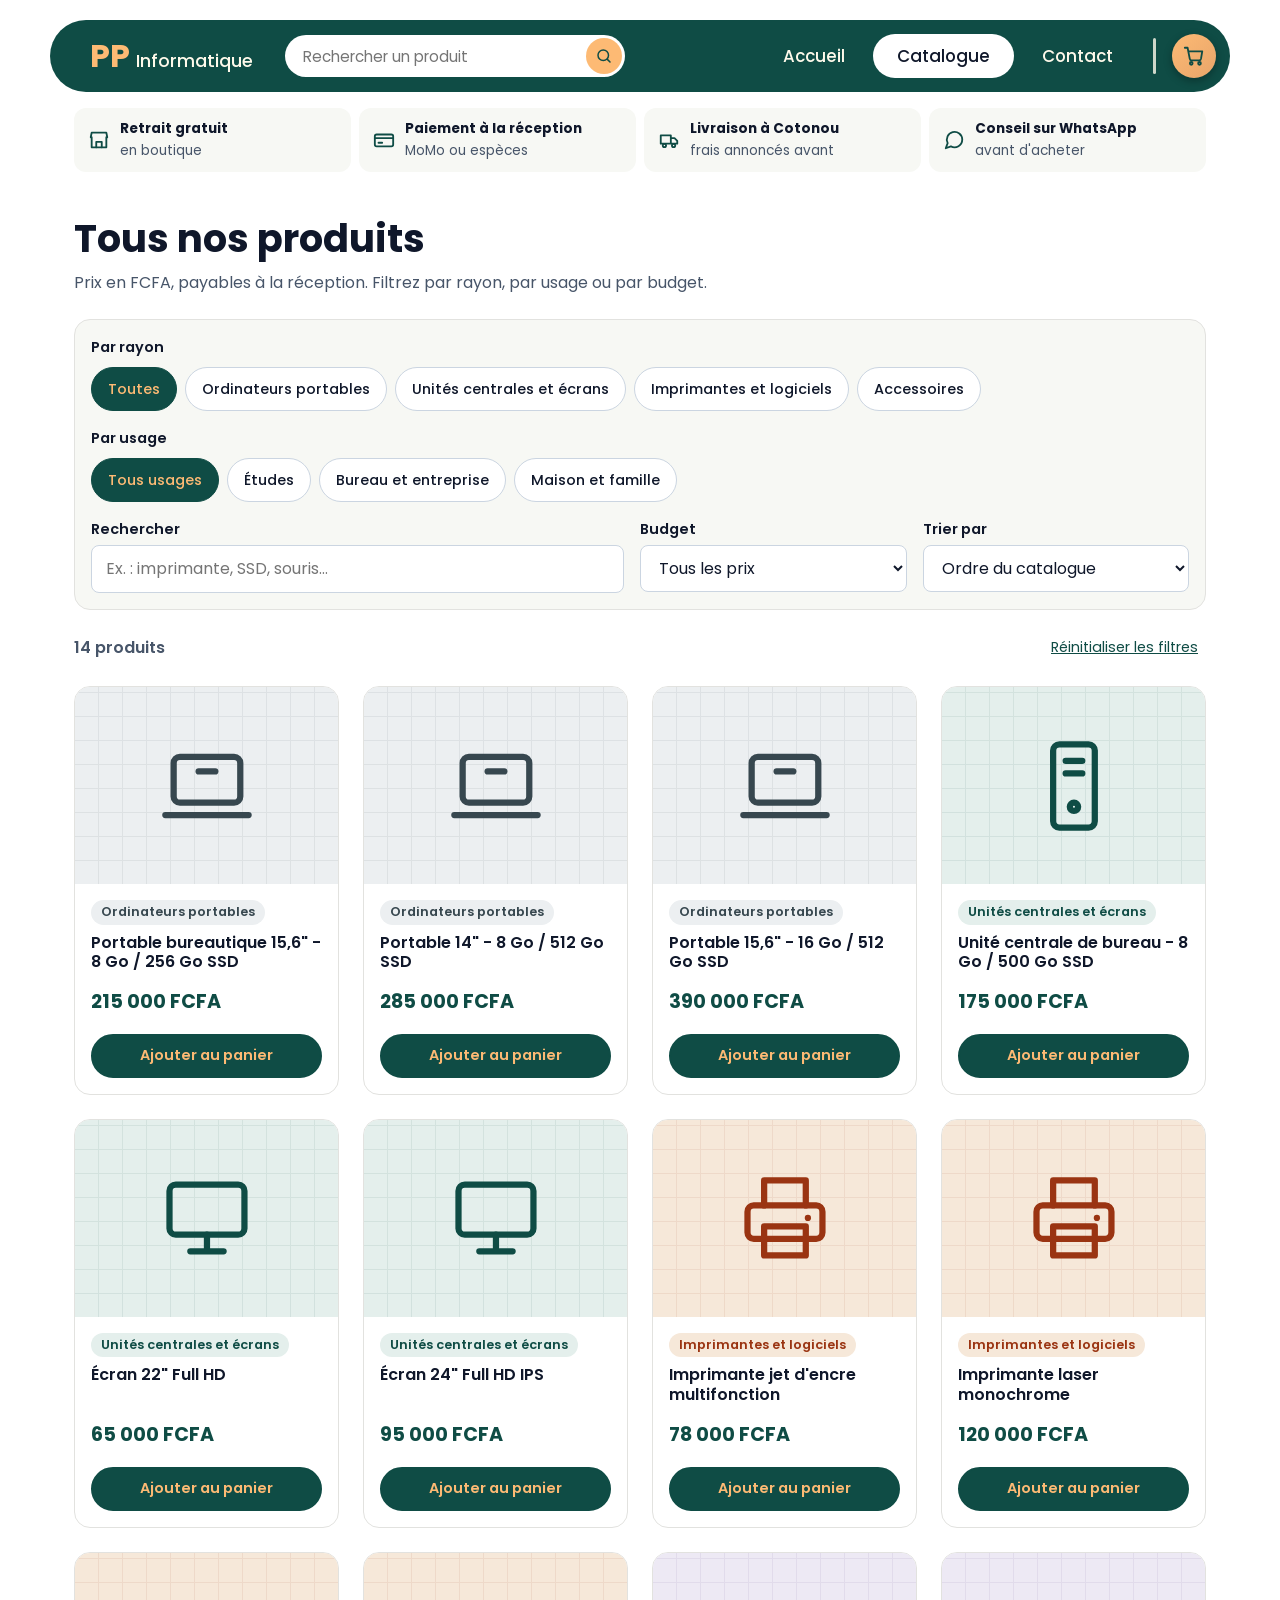
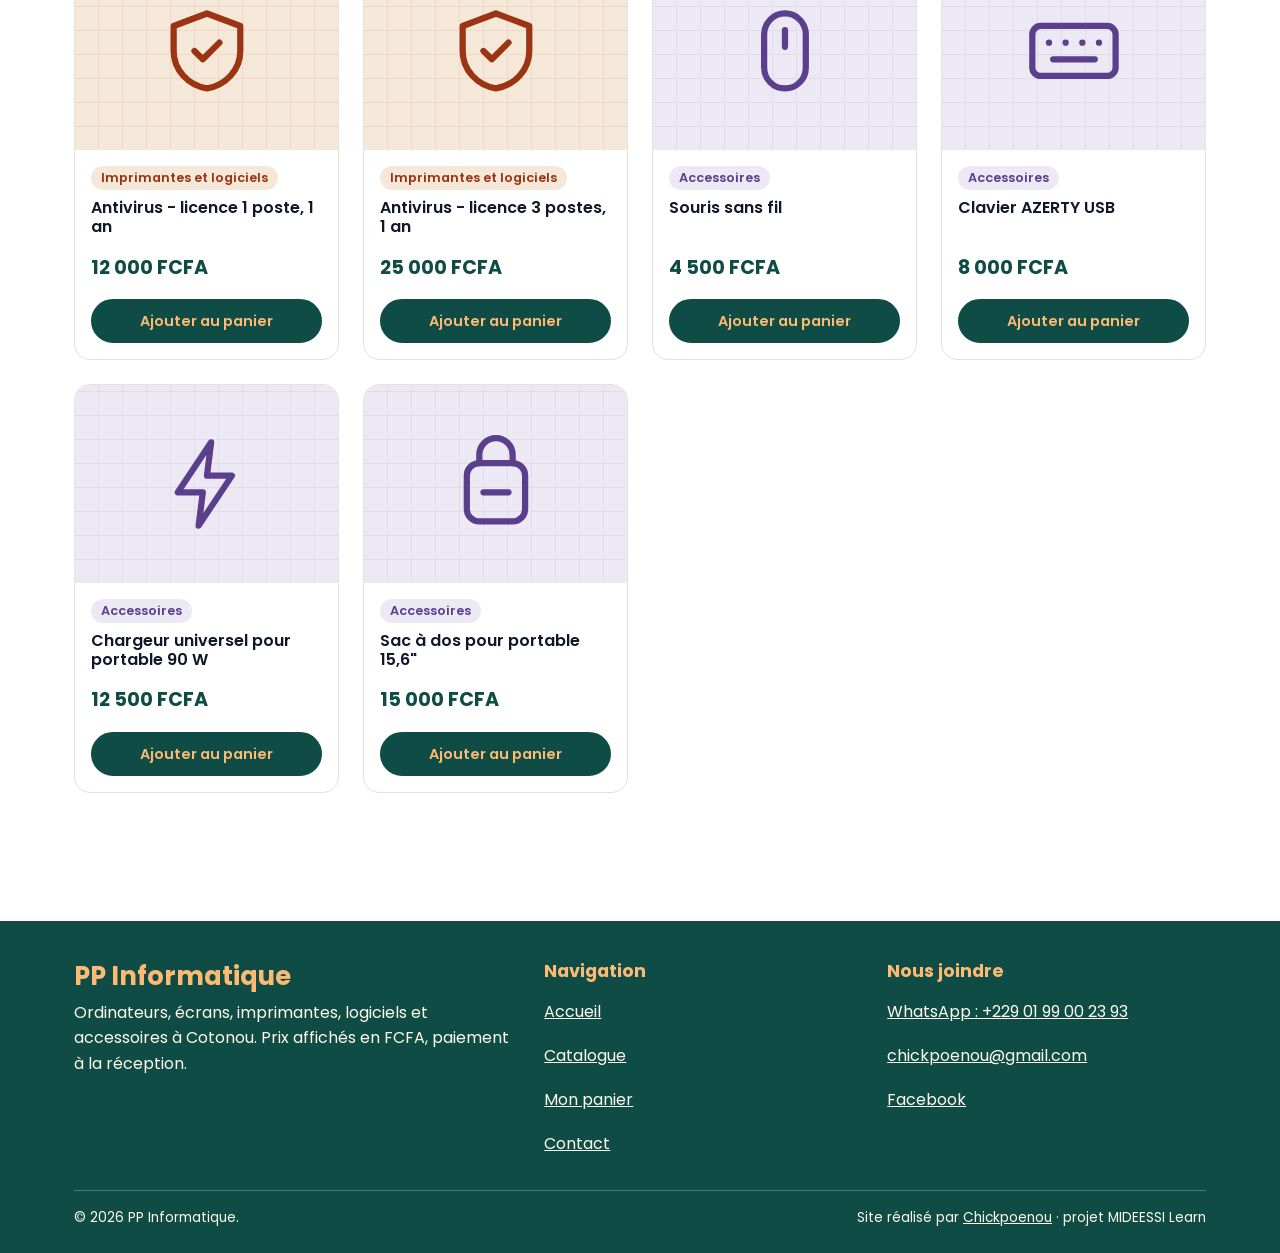
<file: catalogue.html>
<!DOCTYPE html>
<html lang="fr">
<head>
  <meta charset="UTF-8">
  <meta name="viewport" content="width=device-width, initial-scale=1">
  <title>Catalogue - PP Informatique</title>
  <meta name="description" content="Catalogue PP Informatique : portables, unités centrales, écrans, imprimantes, antivirus et accessoires, prix en FCFA.">
  <meta name="theme-color" content="#0F4C45">
  <link rel="icon" href="data:image/svg+xml,%3Csvg xmlns='http://www.w3.org/2000/svg' viewBox='0 0 64 64'%3E%3Crect width='64' height='64' rx='16' fill='%230F4C45'/%3E%3Ctext x='32' y='42' font-family='Arial' font-weight='700' font-size='28' text-anchor='middle' fill='%23fdba74'%3EPP%3C/text%3E%3C/svg%3E">
  <link rel="preconnect" href="https://fonts.googleapis.com">
  <link rel="preconnect" href="https://fonts.gstatic.com" crossorigin>
  <link rel="stylesheet" href="https://fonts.googleapis.com/css2?family=Poppins:wght@300;400;500;600;700&display=swap">
  <link rel="stylesheet" href="css/style.css?v=18">
</head>
<body>
  <a class="lien-evitement" href="#contenu">Aller au contenu</a>

  <!-- EN-TÊTE (identique sur toutes les pages) -->
  <header class="entete">
    <div class="entete-barre">
      <a class="logo" href="index.html" aria-label="PP Informatique, retour à l'accueil">
        <span class="logo-pp">PP</span><span class="logo-nom">Informatique</span>
      </a>
      <span class="separateur" aria-hidden="true"></span>

      <nav class="menu" id="menu" aria-label="Navigation principale">
        <ul>
          <li><a href="index.html">Accueil</a></li>
          <li><a href="catalogue.html" aria-current="page">Catalogue</a></li>
          <li><a href="contact.html">Contact</a></li>
        </ul>
      </nav>

      <!-- RECHERCHE (idée Fnac : toujours visible) : envoie vers catalogue.html?q=... -->
      <form class="recherche-entete" action="catalogue.html" method="get" role="search">
        <label class="visuellement-cache" for="recherche-entete">Rechercher un produit</label>
        <input id="recherche-entete" name="q" type="search" placeholder="Rechercher un produit" autocomplete="off">
        <button type="submit" aria-label="Lancer la recherche"><svg viewBox="0 0 24 24" fill="none" stroke="currentColor" stroke-width="2" stroke-linecap="round" stroke-linejoin="round" aria-hidden="true" focusable="false"><circle cx="11" cy="11" r="7"/><path d="M20 20l-3.5-3.5"/></svg></button>
      </form>

      <div class="entete-actions">
        <a class="lien-panier" id="lien-panier" href="panier.html" aria-label="Voir mon panier">
          <svg viewBox="0 0 24 24" fill="none" stroke="currentColor" stroke-width="2" stroke-linecap="round" stroke-linejoin="round" aria-hidden="true" focusable="false"><circle cx="9" cy="20" r="1.5"/><circle cx="18" cy="20" r="1.5"/><path d="M2 3h3l2.4 12.2a2 2 0 0 0 2 1.6h8.2a2 2 0 0 0 2-1.6L21 7H6"/></svg>
          <span class="badge-panier" id="badge-panier" hidden>0</span>
        </a>
        <button class="bouton-burger" id="bouton-burger" type="button"
                aria-label="Ouvrir le menu" aria-expanded="false" aria-controls="menu">
          <span></span><span></span><span></span>
        </button>
      </div>
    </div>
  </header>

  <main id="contenu">
    <div class="conteneur">
    <!-- BANDEAU DE RÉASSURANCE (idée Fnac / Bonsplansmania : rassurer avant l'achat) -->
    <ul class="bandeau-confiance" aria-label="Nos engagements">
      <li><svg viewBox="0 0 24 24" fill="none" stroke="currentColor" stroke-width="2" stroke-linecap="round" stroke-linejoin="round" aria-hidden="true" focusable="false"><path d="M3 9l1-5h16l1 5"/><path d="M4 9v11h16V9"/><path d="M9 20v-6h6v6"/></svg><span><strong>Retrait gratuit</strong> en boutique</span></li>
      <li><svg viewBox="0 0 24 24" fill="none" stroke="currentColor" stroke-width="2" stroke-linecap="round" stroke-linejoin="round" aria-hidden="true" focusable="false"><rect x="2" y="6" width="20" height="13" rx="2"/><path d="M2 10h20M6 15h4"/></svg><span><strong>Paiement à la réception</strong> MoMo ou espèces</span></li>
      <li><svg viewBox="0 0 24 24" fill="none" stroke="currentColor" stroke-width="2" stroke-linecap="round" stroke-linejoin="round" aria-hidden="true" focusable="false"><path d="M3 7h11v9H3zM14 10h4l3 3v3h-7z"/><circle cx="7" cy="18" r="1.8"/><circle cx="17" cy="18" r="1.8"/></svg><span><strong>Livraison à Cotonou</strong> frais annoncés avant</span></li>
      <li><svg viewBox="0 0 24 24" fill="none" stroke="currentColor" stroke-width="2" stroke-linecap="round" stroke-linejoin="round" aria-hidden="true" focusable="false"><path d="M21 11.5a8.4 8.4 0 0 1-12.4 7.4L3 21l2.1-5.6A8.4 8.4 0 1 1 21 11.5z"/></svg><span><strong>Conseil sur WhatsApp</strong> avant d'acheter</span></li>
    </ul>
      <div class="page-intro">
        <h1>Tous nos produits</h1>
        <p>Prix en FCFA, payables à la réception. Filtrez par rayon, par usage ou par budget.</p>
      </div>

      <!-- FILTRES : puces et listes remplies par app.js -->
      <section class="filtres" aria-label="Filtrer les produits">
        <p class="filtre-titre" id="titre-rayons">Par rayon</p>
        <div class="puces" id="puces-categories" role="group" aria-labelledby="titre-rayons"></div>

        <!-- Filtre par usage (idée Fnac « Par usage ») : rempli par app.js à partir de USAGES -->
        <p class="filtre-titre" id="titre-usages">Par usage</p>
        <div class="puces" id="puces-usages" role="group" aria-labelledby="titre-usages"></div>

        <div class="filtres-listes">
          <div class="champ">
            <label for="recherche">Rechercher</label>
            <input id="recherche" type="search" placeholder="Ex. : imprimante, SSD, souris…" autocomplete="off">
          </div>
          <div class="champ">
            <label for="filtre-prix">Budget</label>
            <select id="filtre-prix"></select>
          </div>
          <div class="champ">
            <label for="tri-prix">Trier par</label>
            <select id="tri-prix">
              <option value="aucun">Ordre du catalogue</option>
              <option value="croissant">Prix croissant</option>
              <option value="decroissant">Prix décroissant</option>
            </select>
          </div>
        </div>
      </section>

      <div class="resultats-barre">
        <!-- aria-live : les lecteurs d'écran annoncent le nombre de résultats -->
        <p class="nb-resultats" id="nb-resultats" aria-live="polite"></p>
        <button class="bouton-lien-neutre" id="reinitialiser-filtres" type="button">Réinitialiser les filtres</button>
      </div>

      <!-- LISTE DES PRODUITS : remplie par app.js -->
      <div class="grille-produits" id="grille-produits"></div>
      <div class="section"></div>
    </div>
  </main>

  <!-- VOLET affiché après un ajout au panier -->
  <div class="volet-ajout" id="volet-ajout" role="status" hidden>
    <div class="volet-entete">
      <p id="volet-message"></p>
      <button class="volet-fermer" id="volet-fermer" type="button" aria-label="Fermer">&times;</button>
    </div>
    <div class="volet-boutons">
      <a class="bouton bouton-secondaire" href="catalogue.html">Continuer mes achats</a>
      <a class="bouton" href="panier.html">Voir mon panier</a>
    </div>
  </div>

  <!-- BARRE PANIER FIXE (mobile uniquement, visible dès qu'il y a un article) -->
  <a class="barre-panier" id="barre-panier" href="panier.html" hidden>
    <span class="barre-panier-infos">
      <small id="barre-nb-articles">0 article</small>
      <strong id="barre-total">0 FCFA</strong>
    </span>
    <span class="barre-panier-action">Voir le panier →</span>
  </a>

  <!-- PIED DE PAGE (identique sur toutes les pages) -->
  <footer class="pied">
    <div class="conteneur">
      <div class="pied-colonnes">
        <div>
          <h2 class="pied-logo">PP Informatique</h2>
          <p>Ordinateurs, écrans, imprimantes, logiciels et accessoires à Cotonou. Prix affichés en FCFA, paiement à la réception.</p>
        </div>
        <div>
          <h2>Navigation</h2>
          <ul>
            <li><a href="index.html">Accueil</a></li>
            <li><a href="catalogue.html">Catalogue</a></li>
            <li><a href="panier.html">Mon panier</a></li>
            <li><a href="contact.html">Contact</a></li>
          </ul>
        </div>
        <div>
          <h2>Nous joindre</h2>
          <ul>
            <li><a href="https://wa.me/2290199002393" target="_blank" rel="noopener">WhatsApp : +229 01 99 00 23 93</a></li>
            <li><a href="mailto:chickpoenou@gmail.com">chickpoenou@gmail.com</a></li>
            <li><a href="https://www.facebook.com/nettanel-poenou" target="_blank" rel="noopener">Facebook</a></li>
          </ul>
        </div>
      </div>
      <div class="pied-bas">
        <p>&copy; <span class="annee">2026</span> PP Informatique.</p>
        <p>Site réalisé par <a href="https://chick-poenou.onrender.com/" target="_blank" rel="noopener">Chickpoenou</a> · projet MIDEESSI Learn</p>
      </div>
    </div>
  </footer>

  <!-- Ordre important : les données, puis le panier, puis le code des pages -->
  <script src="js/produits.js?v=17"></script>
  <script src="js/panier.js?v=17"></script>
  <script src="js/app.js?v=17"></script>
</body>
</html>
</file>
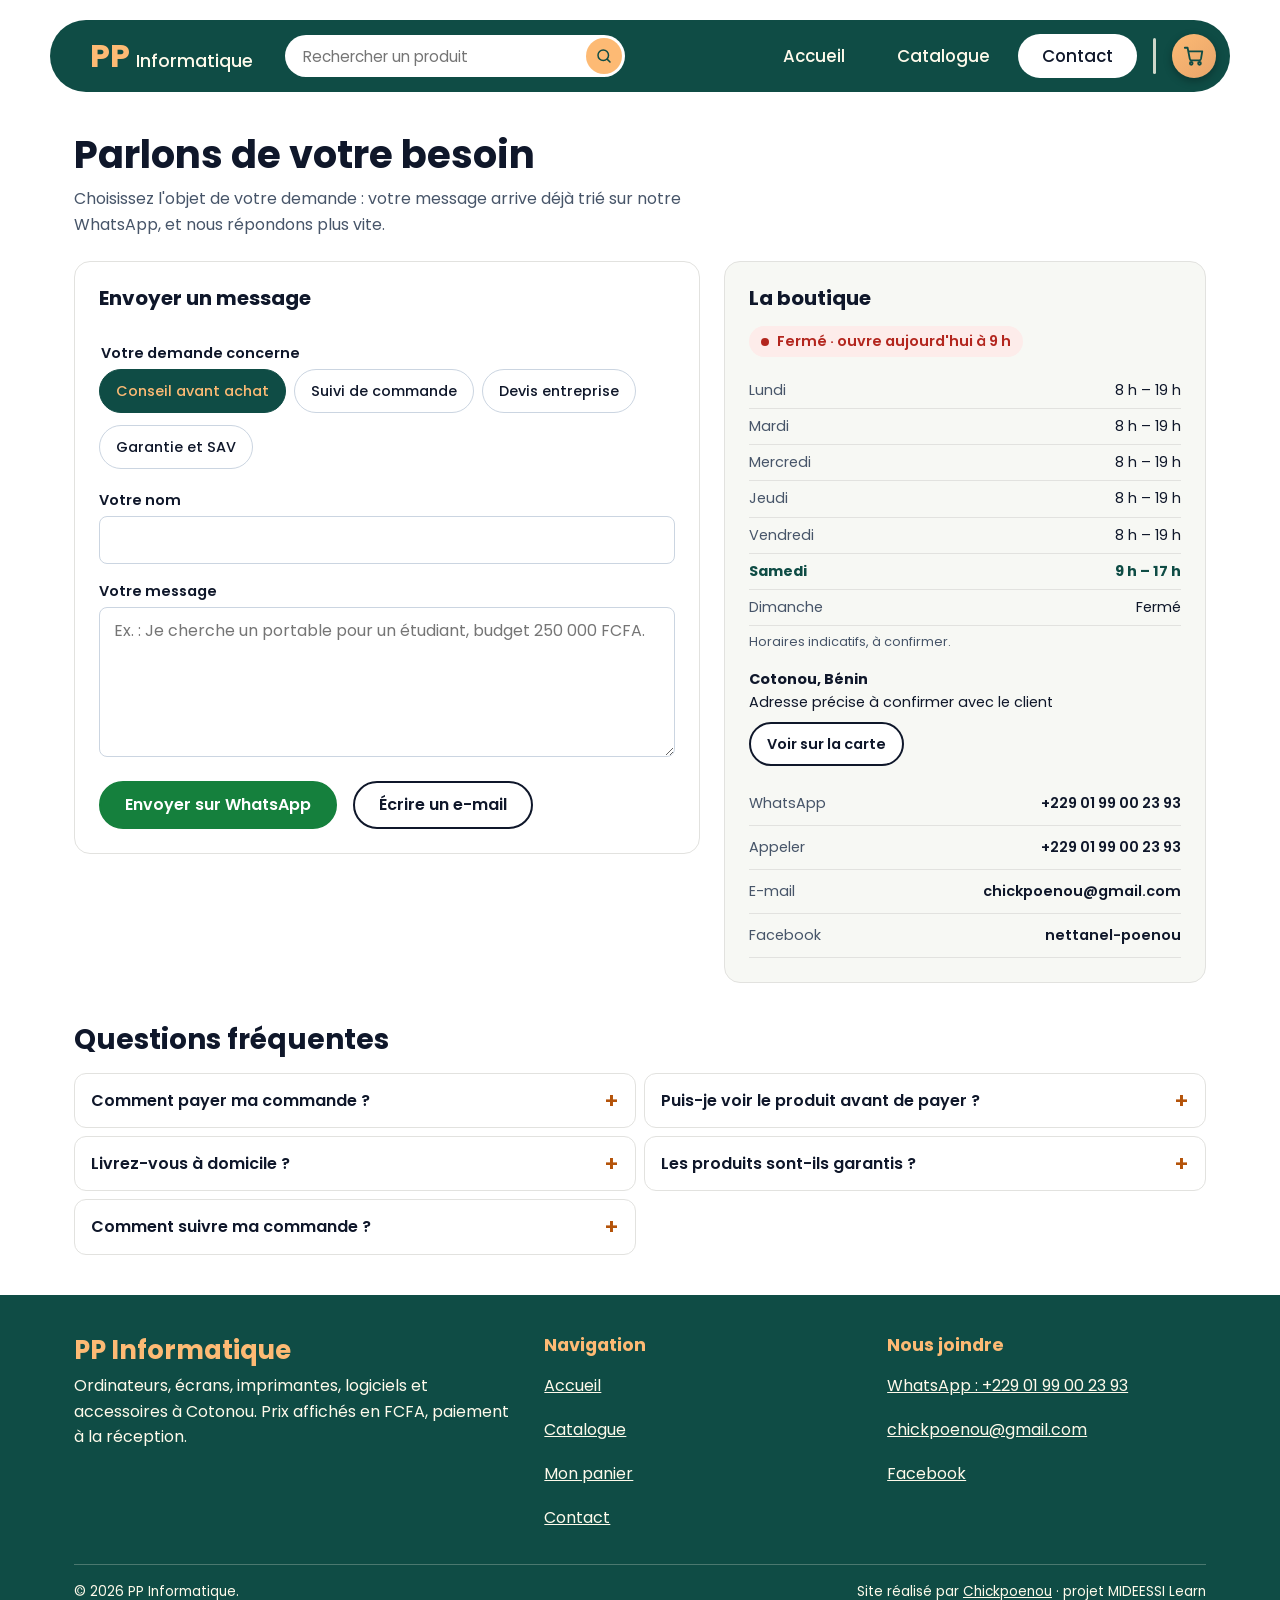
<file: contact.html>
<!DOCTYPE html>
<html lang="fr">
<head>
  <meta charset="UTF-8">
  <meta name="viewport" content="width=device-width, initial-scale=1">
  <title>Contact - PP Informatique</title>
  <meta name="description" content="Contacter PP Informatique à Cotonou : WhatsApp, e-mail et Facebook.">
  <meta name="theme-color" content="#0F4C45">
  <link rel="icon" href="data:image/svg+xml,%3Csvg xmlns='http://www.w3.org/2000/svg' viewBox='0 0 64 64'%3E%3Crect width='64' height='64' rx='16' fill='%230F4C45'/%3E%3Ctext x='32' y='42' font-family='Arial' font-weight='700' font-size='28' text-anchor='middle' fill='%23fdba74'%3EPP%3C/text%3E%3C/svg%3E">
  <link rel="preconnect" href="https://fonts.googleapis.com">
  <link rel="preconnect" href="https://fonts.gstatic.com" crossorigin>
  <link rel="stylesheet" href="https://fonts.googleapis.com/css2?family=Poppins:wght@300;400;500;600;700&display=swap">
  <link rel="stylesheet" href="css/style.css?v=18">
</head>
<body>
  <a class="lien-evitement" href="#contenu">Aller au contenu</a>

  <!-- EN-TÊTE (identique sur toutes les pages) -->
  <header class="entete">
    <div class="entete-barre">
      <a class="logo" href="index.html" aria-label="PP Informatique, retour à l'accueil">
        <span class="logo-pp">PP</span><span class="logo-nom">Informatique</span>
      </a>
      <span class="separateur" aria-hidden="true"></span>

      <nav class="menu" id="menu" aria-label="Navigation principale">
        <ul>
          <li><a href="index.html">Accueil</a></li>
          <li><a href="catalogue.html">Catalogue</a></li>
          <li><a href="contact.html" aria-current="page">Contact</a></li>
        </ul>
      </nav>

      <!-- RECHERCHE (idée Fnac : toujours visible) : envoie vers catalogue.html?q=... -->
      <form class="recherche-entete" action="catalogue.html" method="get" role="search">
        <label class="visuellement-cache" for="recherche-entete">Rechercher un produit</label>
        <input id="recherche-entete" name="q" type="search" placeholder="Rechercher un produit" autocomplete="off">
        <button type="submit" aria-label="Lancer la recherche"><svg viewBox="0 0 24 24" fill="none" stroke="currentColor" stroke-width="2" stroke-linecap="round" stroke-linejoin="round" aria-hidden="true" focusable="false"><circle cx="11" cy="11" r="7"/><path d="M20 20l-3.5-3.5"/></svg></button>
      </form>

      <div class="entete-actions">
        <a class="lien-panier" id="lien-panier" href="panier.html" aria-label="Voir mon panier">
          <svg viewBox="0 0 24 24" fill="none" stroke="currentColor" stroke-width="2" stroke-linecap="round" stroke-linejoin="round" aria-hidden="true" focusable="false"><circle cx="9" cy="20" r="1.5"/><circle cx="18" cy="20" r="1.5"/><path d="M2 3h3l2.4 12.2a2 2 0 0 0 2 1.6h8.2a2 2 0 0 0 2-1.6L21 7H6"/></svg>
          <span class="badge-panier" id="badge-panier" hidden>0</span>
        </a>
        <button class="bouton-burger" id="bouton-burger" type="button"
                aria-label="Ouvrir le menu" aria-expanded="false" aria-controls="menu">
          <span></span><span></span><span></span>
        </button>
      </div>
    </div>
  </header>

  <main id="contenu">
    <div class="conteneur">
      <div class="page-intro">
        <h1>Parlons de votre besoin</h1>
        <p>Choisissez l'objet de votre demande : votre message arrive déjà trié sur notre WhatsApp, et nous répondons plus vite.</p>
      </div>

      <div class="mise-en-page-contact">
        <!-- A. FORMULAIRE PAR OBJET DE DEMANDE -->
        <form class="formulaire carte-contact" id="formulaire-contact" novalidate>
          <h2>Envoyer un message</h2>

          <fieldset class="champ">
            <legend>Votre demande concerne</legend>
            <!-- Puces remplies par app.js à partir de MOTIFS_CONTACT (produits.js) -->
            <div class="objets-demande" id="motifs-contact"></div>
          </fieldset>

          <div class="champ">
            <label for="contact-nom">Votre nom</label>
            <input id="contact-nom" name="contact-nom" type="text" autocomplete="name" required aria-describedby="erreur-contact-nom">
            <p class="erreur-champ" id="erreur-contact-nom" hidden></p>
          </div>

          <!-- Visible seulement pour « Suivi de commande » et « Garantie et SAV » -->
          <div class="champ" id="champ-commande" hidden>
            <label for="contact-commande">Numéro de commande <span id="commande-facultatif">(facultatif)</span></label>
            <input id="contact-commande" name="contact-commande" type="text" placeholder="PP-20261011-1432"
                   autocomplete="off" aria-describedby="erreur-contact-commande">
            <p class="erreur-champ" id="erreur-contact-commande" hidden></p>
          </div>

          <div class="champ">
            <label for="contact-message">Votre message</label>
            <textarea id="contact-message" name="contact-message" rows="5" required aria-describedby="erreur-contact-message"></textarea>
            <p class="erreur-champ" id="erreur-contact-message" hidden></p>
          </div>

          <div class="groupe-boutons">
            <button type="submit" class="bouton bouton-whatsapp">Envoyer sur WhatsApp</button>
            <a class="bouton bouton-secondaire" href="mailto:chickpoenou@gmail.com">Écrire un e-mail</a>
          </div>
        </form>

        <!-- C. LA BOUTIQUE : statut, horaires, adresse, autres moyens de contact -->
        <aside class="carte-contact boutique" aria-labelledby="titre-boutique">
          <h2 id="titre-boutique">La boutique</h2>
          <!-- Statut calculé par app.js à l'heure du Bénin -->
          <p class="statut-boutique" id="statut-boutique" aria-live="polite"></p>

          <table class="horaires">
            <caption class="visuellement-cache">Horaires d'ouverture</caption>
            <tbody id="horaires-boutique"></tbody>
          </table>
          <p class="note">Horaires indicatifs, à confirmer.</p>

          <div class="boutique-adresse">
            <p><strong>Cotonou, Bénin</strong><br>Adresse précise à confirmer avec le client</p>
            <!-- À remplacer par un plan centré sur la boutique quand l'adresse sera connue -->
            <a class="bouton bouton-secondaire bouton-petit" href="https://www.openstreetmap.org/search?query=Cotonou%2C%20B%C3%A9nin"
               target="_blank" rel="noopener">Voir sur la carte</a>
          </div>

          <ul class="canaux">
            <li><a href="https://wa.me/2290199002393" target="_blank" rel="noopener"><span>WhatsApp</span><strong>+229 01 99 00 23 93</strong></a></li>
            <li><a href="tel:+2290199002393"><span>Appeler</span><strong>+229 01 99 00 23 93</strong></a></li>
            <li><a href="mailto:chickpoenou@gmail.com"><span>E-mail</span><strong>chickpoenou@gmail.com</strong></a></li>
            <li><a href="https://www.facebook.com/nettanel-poenou" target="_blank" rel="noopener"><span>Facebook</span><strong>nettanel-poenou</strong></a></li>
          </ul>
        </aside>
      </div>

      <!-- B. QUESTIONS FRÉQUENTES : remplies par app.js à partir de QUESTIONS_FREQUENTES -->
      <section class="section-faq" aria-labelledby="titre-faq">
        <h2 id="titre-faq">Questions fréquentes</h2>
        <div class="faq" id="faq"></div>
      </section>
    </div>
  </main>

  <!-- BARRE PANIER FIXE (mobile uniquement, visible dès qu'il y a un article) -->
  <a class="barre-panier" id="barre-panier" href="panier.html" hidden>
    <span class="barre-panier-infos">
      <small id="barre-nb-articles">0 article</small>
      <strong id="barre-total">0 FCFA</strong>
    </span>
    <span class="barre-panier-action">Voir le panier →</span>
  </a>

  <!-- PIED DE PAGE (identique sur toutes les pages) -->
  <footer class="pied">
    <div class="conteneur">
      <div class="pied-colonnes">
        <div>
          <h2 class="pied-logo">PP Informatique</h2>
          <p>Ordinateurs, écrans, imprimantes, logiciels et accessoires à Cotonou. Prix affichés en FCFA, paiement à la réception.</p>
        </div>
        <div>
          <h2>Navigation</h2>
          <ul>
            <li><a href="index.html">Accueil</a></li>
            <li><a href="catalogue.html">Catalogue</a></li>
            <li><a href="panier.html">Mon panier</a></li>
            <li><a href="contact.html">Contact</a></li>
          </ul>
        </div>
        <div>
          <h2>Nous joindre</h2>
          <ul>
            <li><a href="https://wa.me/2290199002393" target="_blank" rel="noopener">WhatsApp : +229 01 99 00 23 93</a></li>
            <li><a href="mailto:chickpoenou@gmail.com">chickpoenou@gmail.com</a></li>
            <li><a href="https://www.facebook.com/nettanel-poenou" target="_blank" rel="noopener">Facebook</a></li>
          </ul>
        </div>
      </div>
      <div class="pied-bas">
        <p>&copy; <span class="annee">2026</span> PP Informatique.</p>
        <p>Site réalisé par <a href="https://chick-poenou.onrender.com/" target="_blank" rel="noopener">Chickpoenou</a> · projet MIDEESSI Learn</p>
      </div>
    </div>
  </footer>

  <!-- Ordre important : les données, puis le panier, puis le code des pages -->
  <script src="js/produits.js?v=17"></script>
  <script src="js/panier.js?v=17"></script>
  <script src="js/app.js?v=17"></script>
</body>
</html>
</file>
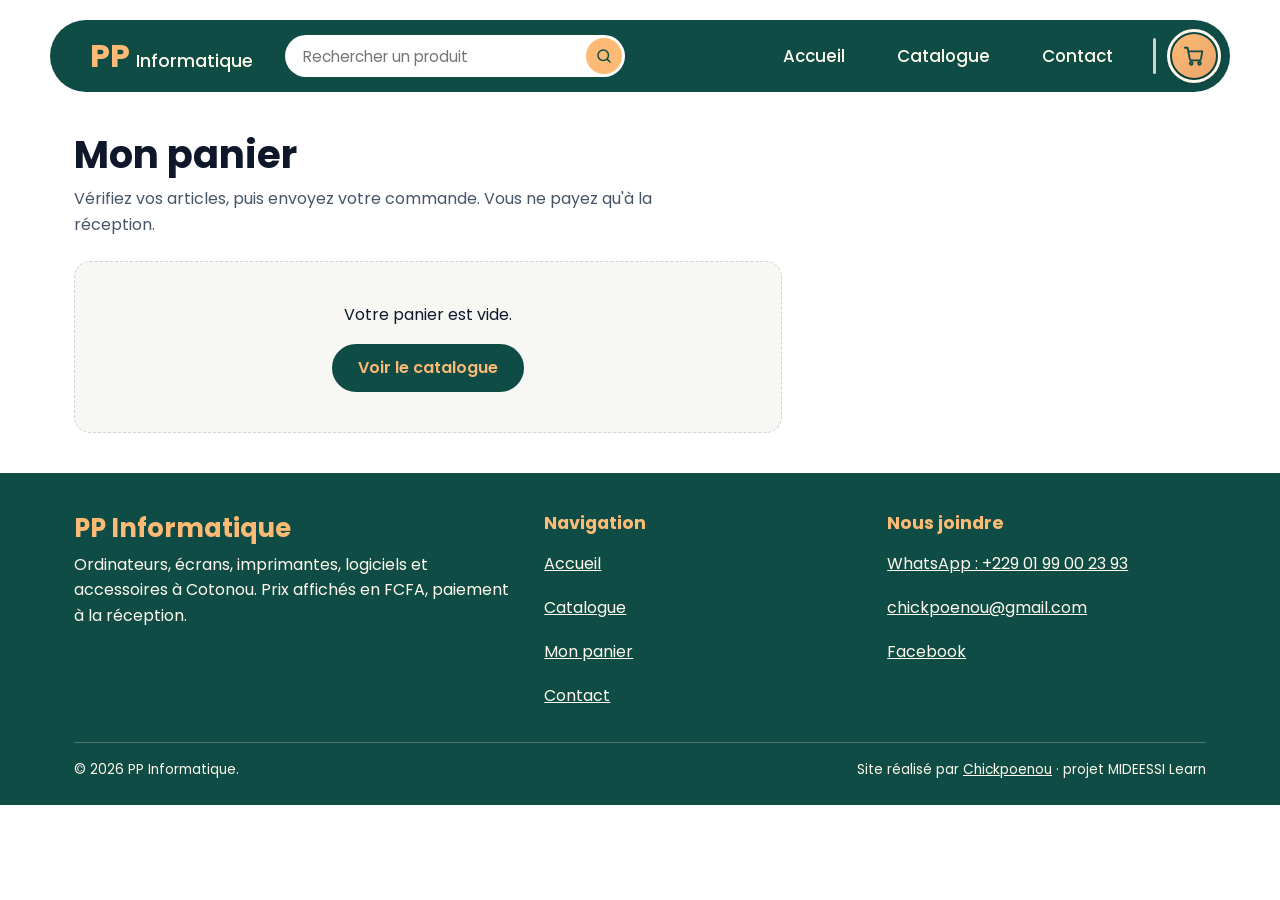
<file: panier.html>
<!DOCTYPE html>
<html lang="fr">
<head>
  <meta charset="UTF-8">
  <meta name="viewport" content="width=device-width, initial-scale=1">
  <title>Mon panier - PP Informatique</title>
  <meta name="description" content="Votre panier PP Informatique : quantités, total en FCFA et commande.">
  <meta name="theme-color" content="#0F4C45">
  <link rel="icon" href="data:image/svg+xml,%3Csvg xmlns='http://www.w3.org/2000/svg' viewBox='0 0 64 64'%3E%3Crect width='64' height='64' rx='16' fill='%230F4C45'/%3E%3Ctext x='32' y='42' font-family='Arial' font-weight='700' font-size='28' text-anchor='middle' fill='%23fdba74'%3EPP%3C/text%3E%3C/svg%3E">
  <link rel="preconnect" href="https://fonts.googleapis.com">
  <link rel="preconnect" href="https://fonts.gstatic.com" crossorigin>
  <link rel="stylesheet" href="https://fonts.googleapis.com/css2?family=Poppins:wght@300;400;500;600;700&display=swap">
  <link rel="stylesheet" href="css/style.css?v=18">
</head>
<body>
  <a class="lien-evitement" href="#contenu">Aller au contenu</a>

  <!-- EN-TÊTE (identique sur toutes les pages) -->
  <header class="entete">
    <div class="entete-barre">
      <a class="logo" href="index.html" aria-label="PP Informatique, retour à l'accueil">
        <span class="logo-pp">PP</span><span class="logo-nom">Informatique</span>
      </a>
      <span class="separateur" aria-hidden="true"></span>

      <nav class="menu" id="menu" aria-label="Navigation principale">
        <ul>
          <li><a href="index.html">Accueil</a></li>
          <li><a href="catalogue.html">Catalogue</a></li>
          <li><a href="contact.html">Contact</a></li>
        </ul>
      </nav>

      <!-- RECHERCHE (idée Fnac : toujours visible) : envoie vers catalogue.html?q=... -->
      <form class="recherche-entete" action="catalogue.html" method="get" role="search">
        <label class="visuellement-cache" for="recherche-entete">Rechercher un produit</label>
        <input id="recherche-entete" name="q" type="search" placeholder="Rechercher un produit" autocomplete="off">
        <button type="submit" aria-label="Lancer la recherche"><svg viewBox="0 0 24 24" fill="none" stroke="currentColor" stroke-width="2" stroke-linecap="round" stroke-linejoin="round" aria-hidden="true" focusable="false"><circle cx="11" cy="11" r="7"/><path d="M20 20l-3.5-3.5"/></svg></button>
      </form>

      <div class="entete-actions">
        <a class="lien-panier" id="lien-panier" href="panier.html" aria-label="Voir mon panier" aria-current="page">
          <svg viewBox="0 0 24 24" fill="none" stroke="currentColor" stroke-width="2" stroke-linecap="round" stroke-linejoin="round" aria-hidden="true" focusable="false"><circle cx="9" cy="20" r="1.5"/><circle cx="18" cy="20" r="1.5"/><path d="M2 3h3l2.4 12.2a2 2 0 0 0 2 1.6h8.2a2 2 0 0 0 2-1.6L21 7H6"/></svg>
          <span class="badge-panier" id="badge-panier" hidden>0</span>
        </a>
        <button class="bouton-burger" id="bouton-burger" type="button"
                aria-label="Ouvrir le menu" aria-expanded="false" aria-controls="menu">
          <span></span><span></span><span></span>
        </button>
      </div>
    </div>
  </header>

  <main id="contenu">
    <div class="conteneur">
      <div class="page-intro">
        <h1>Mon panier</h1>
        <p>Vérifiez vos articles, puis envoyez votre commande. Vous ne payez qu'à la réception.</p>
      </div>

      <div class="mise-en-page-panier">
        <!-- Lignes du panier : remplies par app.js -->
        <section id="liste-panier" aria-label="Articles du panier"></section>

        <!-- RÉCAPITULATIF + FORMULAIRE : visibles seulement si le panier n'est pas vide -->
        <aside class="zone-commande" id="zone-commande" aria-labelledby="titre-recap" hidden>
          <h2 id="titre-recap" class="visuellement-cache">Récapitulatif</h2>
          <dl class="recap">
            <div><dt id="recap-nb">Sous-total</dt><dd id="recap-sous-total">0 FCFA</dd></div>
            <div><dt>Livraison</dt><dd>Gratuite en boutique, sinon à confirmer</dd></div>
            <div class="recap-ligne-total"><dt>Total</dt><dd id="recap-total" aria-live="polite">0 FCFA</dd></div>
          </dl>

          <form class="formulaire" id="formulaire-commande" novalidate>
            <h2>Vos coordonnées</h2>

            <div class="champ">
              <label for="nom">Nom et prénom</label>
              <input id="nom" name="nom" type="text" autocomplete="name" required aria-describedby="erreur-nom">
              <p class="erreur-champ" id="erreur-nom" hidden></p>
            </div>

            <div class="champ">
              <label for="telephone">Téléphone (WhatsApp de préférence)</label>
              <input id="telephone" name="telephone" type="tel" inputmode="tel" autocomplete="tel"
                     placeholder="01 97 00 00 00" required aria-describedby="erreur-telephone">
              <p class="erreur-champ" id="erreur-telephone" hidden></p>
            </div>

            <fieldset class="champ">
              <legend>Comment récupérer votre commande ?</legend>
              <label class="choix"><input type="radio" name="mode" value="retrait" checked> Retrait en boutique</label>
              <label class="choix"><input type="radio" name="mode" value="livraison"> Livraison à Cotonou</label>
            </fieldset>

            <div class="champ" id="champ-adresse" hidden>
              <label for="adresse">Adresse de livraison (quartier, repère)</label>
              <textarea id="adresse" name="adresse" rows="3" autocomplete="street-address" aria-describedby="erreur-adresse"></textarea>
              <p class="erreur-champ" id="erreur-adresse" hidden></p>
            </div>

            <fieldset class="champ" aria-describedby="erreur-paiement">
              <legend>Comment paierez-vous à la réception ?</legend>
              <label class="choix"><input type="radio" name="paiement" value="Mobile Money (MTN MoMo / Moov Money)"> Mobile Money (MTN / Moov)</label>
              <label class="choix"><input type="radio" name="paiement" value="Espèces"> Espèces</label>
              <p class="erreur-champ" id="erreur-paiement" hidden></p>
            </fieldset>

            <button type="submit" class="bouton bouton-large">Valider ma commande</button>
            <p class="note">Aucun paiement en ligne : votre commande est envoyée à la boutique par WhatsApp, qui vous recontacte pour confirmer.</p>
          </form>
        </aside>

        <!-- CONFIRMATION : remplie par app.js après validation du formulaire -->
        <section class="zone-confirmation" id="confirmation-commande" aria-live="polite" hidden></section>
      </div>
    </div>
  </main>

  <!-- PIED DE PAGE (identique sur toutes les pages) -->
  <footer class="pied">
    <div class="conteneur">
      <div class="pied-colonnes">
        <div>
          <h2 class="pied-logo">PP Informatique</h2>
          <p>Ordinateurs, écrans, imprimantes, logiciels et accessoires à Cotonou. Prix affichés en FCFA, paiement à la réception.</p>
        </div>
        <div>
          <h2>Navigation</h2>
          <ul>
            <li><a href="index.html">Accueil</a></li>
            <li><a href="catalogue.html">Catalogue</a></li>
            <li><a href="panier.html">Mon panier</a></li>
            <li><a href="contact.html">Contact</a></li>
          </ul>
        </div>
        <div>
          <h2>Nous joindre</h2>
          <ul>
            <li><a href="https://wa.me/2290199002393" target="_blank" rel="noopener">WhatsApp : +229 01 99 00 23 93</a></li>
            <li><a href="mailto:chickpoenou@gmail.com">chickpoenou@gmail.com</a></li>
            <li><a href="https://www.facebook.com/nettanel-poenou" target="_blank" rel="noopener">Facebook</a></li>
          </ul>
        </div>
      </div>
      <div class="pied-bas">
        <p>&copy; <span class="annee">2026</span> PP Informatique.</p>
        <p>Site réalisé par <a href="https://chick-poenou.onrender.com/" target="_blank" rel="noopener">Chickpoenou</a> · projet MIDEESSI Learn</p>
      </div>
    </div>
  </footer>

  <!-- Ordre important : les données, puis le panier, puis le code des pages -->
  <script src="js/produits.js?v=17"></script>
  <script src="js/panier.js?v=17"></script>
  <script src="js/app.js?v=17"></script>
</body>
</html>
</file>
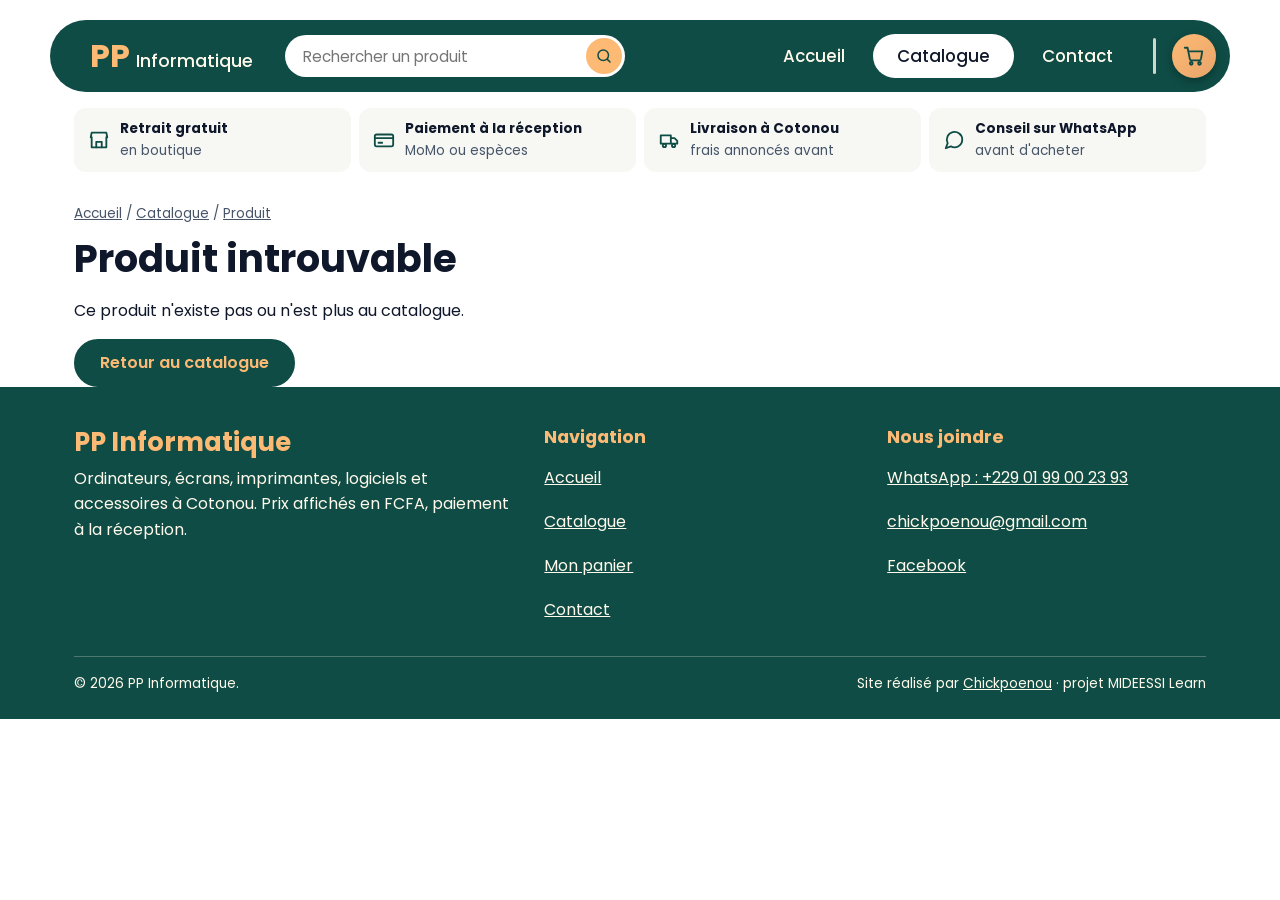
<file: produit.html>
<!DOCTYPE html>
<html lang="fr">
<head>
  <meta charset="UTF-8">
  <meta name="viewport" content="width=device-width, initial-scale=1">
  <title>Produit - PP Informatique</title>
  <meta name="description" content="Fiche produit PP Informatique : description, prix en FCFA et ajout au panier.">
  <meta name="theme-color" content="#0F4C45">
  <link rel="icon" href="data:image/svg+xml,%3Csvg xmlns='http://www.w3.org/2000/svg' viewBox='0 0 64 64'%3E%3Crect width='64' height='64' rx='16' fill='%230F4C45'/%3E%3Ctext x='32' y='42' font-family='Arial' font-weight='700' font-size='28' text-anchor='middle' fill='%23fdba74'%3EPP%3C/text%3E%3C/svg%3E">
  <link rel="preconnect" href="https://fonts.googleapis.com">
  <link rel="preconnect" href="https://fonts.gstatic.com" crossorigin>
  <link rel="stylesheet" href="https://fonts.googleapis.com/css2?family=Poppins:wght@300;400;500;600;700&display=swap">
  <link rel="stylesheet" href="css/style.css?v=18">
</head>
<body>
  <a class="lien-evitement" href="#contenu">Aller au contenu</a>

  <!-- EN-TÊTE (identique sur toutes les pages) -->
  <header class="entete">
    <div class="entete-barre">
      <a class="logo" href="index.html" aria-label="PP Informatique, retour à l'accueil">
        <span class="logo-pp">PP</span><span class="logo-nom">Informatique</span>
      </a>
      <span class="separateur" aria-hidden="true"></span>

      <nav class="menu" id="menu" aria-label="Navigation principale">
        <ul>
          <li><a href="index.html">Accueil</a></li>
          <li><a href="catalogue.html" aria-current="page">Catalogue</a></li>
          <li><a href="contact.html">Contact</a></li>
        </ul>
      </nav>

      <!-- RECHERCHE (idée Fnac : toujours visible) : envoie vers catalogue.html?q=... -->
      <form class="recherche-entete" action="catalogue.html" method="get" role="search">
        <label class="visuellement-cache" for="recherche-entete">Rechercher un produit</label>
        <input id="recherche-entete" name="q" type="search" placeholder="Rechercher un produit" autocomplete="off">
        <button type="submit" aria-label="Lancer la recherche"><svg viewBox="0 0 24 24" fill="none" stroke="currentColor" stroke-width="2" stroke-linecap="round" stroke-linejoin="round" aria-hidden="true" focusable="false"><circle cx="11" cy="11" r="7"/><path d="M20 20l-3.5-3.5"/></svg></button>
      </form>

      <div class="entete-actions">
        <a class="lien-panier" id="lien-panier" href="panier.html" aria-label="Voir mon panier">
          <svg viewBox="0 0 24 24" fill="none" stroke="currentColor" stroke-width="2" stroke-linecap="round" stroke-linejoin="round" aria-hidden="true" focusable="false"><circle cx="9" cy="20" r="1.5"/><circle cx="18" cy="20" r="1.5"/><path d="M2 3h3l2.4 12.2a2 2 0 0 0 2 1.6h8.2a2 2 0 0 0 2-1.6L21 7H6"/></svg>
          <span class="badge-panier" id="badge-panier" hidden>0</span>
        </a>
        <button class="bouton-burger" id="bouton-burger" type="button"
                aria-label="Ouvrir le menu" aria-expanded="false" aria-controls="menu">
          <span></span><span></span><span></span>
        </button>
      </div>
    </div>
  </header>

  <main id="contenu">
    <div class="conteneur">
    <!-- BANDEAU DE RÉASSURANCE (idée Fnac / Bonsplansmania : rassurer avant l'achat) -->
    <ul class="bandeau-confiance" aria-label="Nos engagements">
      <li><svg viewBox="0 0 24 24" fill="none" stroke="currentColor" stroke-width="2" stroke-linecap="round" stroke-linejoin="round" aria-hidden="true" focusable="false"><path d="M3 9l1-5h16l1 5"/><path d="M4 9v11h16V9"/><path d="M9 20v-6h6v6"/></svg><span><strong>Retrait gratuit</strong> en boutique</span></li>
      <li><svg viewBox="0 0 24 24" fill="none" stroke="currentColor" stroke-width="2" stroke-linecap="round" stroke-linejoin="round" aria-hidden="true" focusable="false"><rect x="2" y="6" width="20" height="13" rx="2"/><path d="M2 10h20M6 15h4"/></svg><span><strong>Paiement à la réception</strong> MoMo ou espèces</span></li>
      <li><svg viewBox="0 0 24 24" fill="none" stroke="currentColor" stroke-width="2" stroke-linecap="round" stroke-linejoin="round" aria-hidden="true" focusable="false"><path d="M3 7h11v9H3zM14 10h4l3 3v3h-7z"/><circle cx="7" cy="18" r="1.8"/><circle cx="17" cy="18" r="1.8"/></svg><span><strong>Livraison à Cotonou</strong> frais annoncés avant</span></li>
      <li><svg viewBox="0 0 24 24" fill="none" stroke="currentColor" stroke-width="2" stroke-linecap="round" stroke-linejoin="round" aria-hidden="true" focusable="false"><path d="M21 11.5a8.4 8.4 0 0 1-12.4 7.4L3 21l2.1-5.6A8.4 8.4 0 1 1 21 11.5z"/></svg><span><strong>Conseil sur WhatsApp</strong> avant d'acheter</span></li>
    </ul>
      <nav class="fil-ariane" aria-label="Fil d'Ariane">
        <ol>
          <li><a href="index.html">Accueil</a></li>
          <li><a href="catalogue.html">Catalogue</a></li>
          <li><a id="fil-categorie" href="catalogue.html">Produit</a></li>
        </ol>
      </nav>

      <!-- FICHE PRODUIT : remplie par app.js à partir de l'identifiant dans l'adresse (?id=) -->
      <div id="fiche-produit"></div>

      <!-- FICHE TECHNIQUE (conseil Bonsplansmania : caractéristiques détaillées) : remplie par app.js -->
      <section class="zone-caracteristiques" id="zone-caracteristiques" aria-labelledby="titre-caracteristiques" hidden>
        <h2 id="titre-caracteristiques">Fiche technique</h2>
        <dl class="caracteristiques" id="caracteristiques"></dl>
      </section>

      <!-- PRODUITS SIMILAIRES : même catégorie -->
      <section class="section" id="zone-similaires" aria-labelledby="titre-similaires" hidden>
        <h2 id="titre-similaires">Dans la même catégorie</h2>
        <div class="grille-produits" id="produits-similaires"></div>
      </section>
    </div>
  </main>

  <!-- VOLET affiché après un ajout au panier -->
  <div class="volet-ajout" id="volet-ajout" role="status" hidden>
    <div class="volet-entete">
      <p id="volet-message"></p>
      <button class="volet-fermer" id="volet-fermer" type="button" aria-label="Fermer">&times;</button>
    </div>
    <div class="volet-boutons">
      <a class="bouton bouton-secondaire" href="catalogue.html">Continuer mes achats</a>
      <a class="bouton" href="panier.html">Voir mon panier</a>
    </div>
  </div>

  <!-- BARRE PANIER FIXE (mobile uniquement, visible dès qu'il y a un article) -->
  <a class="barre-panier" id="barre-panier" href="panier.html" hidden>
    <span class="barre-panier-infos">
      <small id="barre-nb-articles">0 article</small>
      <strong id="barre-total">0 FCFA</strong>
    </span>
    <span class="barre-panier-action">Voir le panier →</span>
  </a>

  <!-- PIED DE PAGE (identique sur toutes les pages) -->
  <footer class="pied">
    <div class="conteneur">
      <div class="pied-colonnes">
        <div>
          <h2 class="pied-logo">PP Informatique</h2>
          <p>Ordinateurs, écrans, imprimantes, logiciels et accessoires à Cotonou. Prix affichés en FCFA, paiement à la réception.</p>
        </div>
        <div>
          <h2>Navigation</h2>
          <ul>
            <li><a href="index.html">Accueil</a></li>
            <li><a href="catalogue.html">Catalogue</a></li>
            <li><a href="panier.html">Mon panier</a></li>
            <li><a href="contact.html">Contact</a></li>
          </ul>
        </div>
        <div>
          <h2>Nous joindre</h2>
          <ul>
            <li><a href="https://wa.me/2290199002393" target="_blank" rel="noopener">WhatsApp : +229 01 99 00 23 93</a></li>
            <li><a href="mailto:chickpoenou@gmail.com">chickpoenou@gmail.com</a></li>
            <li><a href="https://www.facebook.com/nettanel-poenou" target="_blank" rel="noopener">Facebook</a></li>
          </ul>
        </div>
      </div>
      <div class="pied-bas">
        <p>&copy; <span class="annee">2026</span> PP Informatique.</p>
        <p>Site réalisé par <a href="https://chick-poenou.onrender.com/" target="_blank" rel="noopener">Chickpoenou</a> · projet MIDEESSI Learn</p>
      </div>
    </div>
  </footer>

  <!-- Ordre important : les données, puis le panier, puis le code des pages -->
  <script src="js/produits.js?v=17"></script>
  <script src="js/panier.js?v=17"></script>
  <script src="js/app.js?v=17"></script>
</body>
</html>
</file>
<file: css/style.css>
/* ==========================================================
   PP Informatique - feuille de style principale
   Approche MOBILE FIRST : le style de base vise 360 px,
   puis on enrichit à 768 px (tablette) et 1280 px (ordinateur).
   ========================================================== */

/* ---------- 1. VARIABLES (les couleurs se changent ICI seulement) ---------- */
:root {
  /* Couleurs : vert sapin (confiance) + pêche (action) */
  --bleu-fonce: #0F4C45;
  --bleu-fonce-2: #0A3A35;
  --orange: #fdba74;          /* boutons d'action, badge panier, accents */
  --orange-fonce: #f59e4b;
  --orange-texte: #b45309;    /* textes orange sur fond blanc (contraste suffisant) */
  --creme: #fffaeb;           /* texte des liens du menu */
  --orange-degrade: #e8a56a;  /* 2e couleur du dégradé du bouton panier */
  --texte: #0f172a;
  --texte-doux: #475569;
  --fond: #ffffff;
  --fond-doux: #F7F8F4;
  --bordure: #e2e2df;
  --bordure-forte: #cbd5e1;
  --erreur: #b3261e;
  --erreur-fond: #fdecea;
  --succes: #166534;
  --succes-fond: #e3f3e8;
  --whatsapp: #15803D;

  /* Teintes des visuels, une par catégorie */
  --teinte-portables: #ECEFF1;    --trait-portables: #37474F;
  --teinte-postes-fixes: #E4EFEC; --trait-postes-fixes: #0F4C45;
  --teinte-imprimantes: #f6e8d9;  --trait-imprimantes: #9a3412;
  --teinte-accessoires: #EDE9F4;  --trait-accessoires: #5B3F8C;

  --police: "Poppins", "Segoe UI", system-ui, -apple-system, Roboto, Arial, sans-serif;

  /* Espacements et formes */
  --espace-1: 0.5rem;
  --espace-2: 1rem;
  --espace-3: 1.5rem;
  --espace-4: 2.5rem;
  --espace-5: 4rem;
  --rayon: 8px;
  --rayon-pilule: 999px;
  --largeur-max: 1180px;
  --hauteur-tactile: 44px;    /* taille minimale des boutons et liens */
  --hauteur-barre-panier: 64px;
  --ombre: 0 10px 24px rgba(15, 23, 42, 0.08);
}

/* ---------- 2. BASE ---------- */
*,
*::before,
*::after {
  box-sizing: border-box;
}

html {
  scroll-behavior: smooth;
  scroll-padding-top: 100px;
}

body {
  margin: 0;
  font-family: var(--police);
  font-size: 1rem;
  line-height: 1.6;
  color: var(--texte);
  background: var(--fond);
  overflow-x: hidden;          /* sécurité : jamais de défilement horizontal */
}

/* Place pour la barre panier fixe en bas (mobile), seulement quand elle est visible */
body:has(.barre-panier:not([hidden])) {
  padding-bottom: var(--hauteur-barre-panier);
}

/* Police uniforme : les champs et boutons n'héritent pas de la police par défaut, on le force */
button,
input,
select,
textarea {
  font-family: inherit;
}

/* Une seule graisse pour le gras partout (sinon "bolder" peut donner 900) */
strong,
b {
  font-weight: 700;
}

img,
svg {
  max-width: 100%;
  display: block;
}

h1, h2, h3 {
  font-weight: 700;
  line-height: 1.2;
  margin: 0 0 var(--espace-2);
}
h1 { font-size: 1.85rem; }
h2 { font-size: 1.4rem; }
h3 { font-size: 1.05rem; }

p {
  margin: 0 0 var(--espace-2);
}

a {
  color: var(--bleu-fonce);
}

/* L'attribut hidden doit toujours l'emporter sur display: flex / grid */
[hidden] {
  display: none !important;
}

/* Focus visible : indispensable pour la navigation au clavier */
:focus-visible {
  outline: 3px solid var(--orange-fonce);
  outline-offset: 2px;
}

/* Lien "aller au contenu" pour le clavier et les lecteurs d'écran */
.lien-evitement {
  position: absolute;
  left: -999px;
  top: 0;
  z-index: 200;
  padding: var(--espace-1) var(--espace-2);
  background: var(--orange);
  color: var(--texte);
}
.lien-evitement:focus {
  left: 0;
}

/* Texte lu par les lecteurs d'écran mais invisible à l'écran */
.visuellement-cache {
  position: absolute;
  width: 1px;
  height: 1px;
  overflow: hidden;
  clip: rect(0 0 0 0);
  white-space: nowrap;
}

.conteneur {
  width: 100%;
  max-width: var(--largeur-max);
  margin: 0 auto;
  padding: 0 var(--espace-2);
}

.section {
  padding: var(--espace-4) 0;
}
.section-douce {
  background: var(--fond-doux);
}

/* Numéro de commande affiché sur l'écran de confirmation */
.numero-commande {
  margin: 0 0 var(--espace-1);
  font-weight: 600;
  color: var(--texte-doux);
}

/* Catégorie d'un produit : pastille dans la teinte du rayon (classe teinte-xxx ajoutée par app.js) */
.pastille-categorie {
  align-self: flex-start;
  display: inline-block;
  margin: 0 0 var(--espace-1);
  padding: 2px 10px;
  border-radius: var(--rayon-pilule);
  font-size: 0.8rem;
  font-weight: 600;
}

.entete-section {
  display: flex;
  flex-wrap: wrap;
  align-items: end;
  justify-content: space-between;
  gap: var(--espace-1) var(--espace-3);
  margin-bottom: var(--espace-3);
}
.entete-section h2 {
  margin: 0;
}
.entete-section p {
  margin: 0;
}

/* ---------- 3. BOUTONS ---------- */
.bouton {
  display: inline-flex;
  align-items: center;
  justify-content: center;
  gap: var(--espace-1);
  min-height: 48px;
  padding: 0 var(--espace-3);
  font: inherit;
  font-weight: 600;
  text-align: center;
  text-decoration: none;
  border: 2px solid var(--bleu-fonce);
  border-radius: var(--rayon-pilule);
  background: var(--bleu-fonce);
  color: var(--orange);
  cursor: pointer;
  transition: transform 0.2s, box-shadow 0.2s, background 0.2s, color 0.2s;
}
.bouton:hover {
  transform: translateY(-2px);
  box-shadow: 0 6px 14px rgba(15, 76, 69, 0.3);
}

.bouton-secondaire {
  background: var(--fond);
  color: var(--texte);
  border-color: var(--texte);
}
.bouton-secondaire:hover {
  background: var(--texte);
  color: var(--fond);
  box-shadow: none;
}

.bouton-petit {
  min-height: var(--hauteur-tactile);
  padding: 0 var(--espace-2);
  font-size: 0.9rem;
}

.bouton-large {
  width: 100%;
}

.bouton.est-ajoute {
  background: var(--succes);
  border-color: var(--succes);
  color: #fff;
}

.bouton-whatsapp {
  background: var(--whatsapp);
  border-color: var(--whatsapp);
  color: #fff;
}

/* Bouton qui ressemble à un lien (action secondaire : Supprimer, Vider) */
.bouton-lien,
.bouton-lien-neutre {
  min-height: var(--hauteur-tactile);
  padding: 0 var(--espace-1);
  font: inherit;
  font-size: 0.9rem;
  background: none;
  border: 0;
  text-decoration: underline;
  cursor: pointer;
}
.bouton-lien { color: var(--erreur); }
.bouton-lien-neutre { color: var(--bleu-fonce); }

.groupe-boutons {
  display: flex;
  flex-wrap: wrap;
  gap: var(--espace-2);
}

/* ---------- 4. EN-TÊTE : barre en forme de pilule ---------- */
.entete {
  position: sticky;
  top: 0;
  z-index: 100;
  padding: 12px var(--espace-2) 0;
  background: var(--fond);
}

.entete-barre {
  position: relative;
  display: flex;
  align-items: center;
  gap: var(--espace-2);
  max-width: var(--largeur-max);
  min-height: 60px;
  margin: 0 auto;
  padding: 0 8px 0 var(--espace-3);
  background: var(--bleu-fonce);
  border-radius: 40px;
}

.logo {
  display: inline-flex;
  align-items: baseline;
  gap: 6px;
  min-height: var(--hauteur-tactile);
  align-self: center;
  padding-top: 6px;
  text-decoration: none;
  white-space: nowrap;
}
.logo-pp {
  font-size: 1.6rem;
  font-weight: 700;
  color: var(--orange);
  line-height: 1;
}
.logo-nom {
  font-size: 1rem;
  font-weight: 500;
  color: var(--creme);
}

/* Trait vertical entre le logo et le menu (ordinateur uniquement) */
.separateur {
  display: none;
  width: 3px;
  height: 36px;
  background: var(--creme);
  border-radius: 2px;
  opacity: 0.8;
}

/* Menu : caché par défaut sur mobile, affiché quand .ouvert est ajouté en JS */
.menu {
  display: none;
  position: absolute;
  top: calc(100% + 8px);
  left: 0;
  right: 0;
  padding: var(--espace-1);
  background: var(--bleu-fonce);
  border-radius: 24px;
  box-shadow: var(--ombre);
}
.menu.ouvert {
  display: block;
}

.menu ul {
  list-style: none;
  margin: 0;
  padding: 0;
}

.menu a {
  display: flex;
  align-items: center;
  justify-content: center;
  min-height: var(--hauteur-tactile);
  padding: 0 var(--espace-3);
  border-radius: var(--rayon-pilule);
  color: var(--creme);
  font-weight: 500;
  text-decoration: none;
  transition: background 0.2s;
}
.menu a:hover {
  background: rgba(255, 250, 235, 0.15);
}
.menu a[aria-current="page"] {
  background: var(--fond);
  color: var(--texte);
}

/* Groupe à droite : panier + burger */
.entete-actions {
  display: flex;
  align-items: center;
  gap: 4px;
  margin-left: auto;
}

/* Bouton panier rond orange, avec badge (nombre d'articles) */
.lien-panier {
  position: relative;
  display: inline-flex;
  align-items: center;
  justify-content: center;
  width: var(--hauteur-tactile);
  height: var(--hauteur-tactile);
  border-radius: 50%;
  background: linear-gradient(135deg, var(--orange), var(--orange-degrade));
  color: var(--bleu-fonce);
  box-shadow: 0 3px 8px rgba(0, 0, 0, 0.3);
  transition: transform 0.2s;
}
.lien-panier:hover {
  transform: translateY(-2px);
}
.lien-panier svg {
  width: 22px;
  height: 22px;
}
.lien-panier[aria-current="page"] {
  outline: 3px solid var(--creme);
  outline-offset: 2px;
}

.badge-panier {
  position: absolute;
  top: -4px;
  right: -4px;
  min-width: 22px;
  height: 22px;
  padding: 0 5px;
  border: 2px solid var(--bleu-fonce);
  border-radius: 11px;
  background: var(--fond);
  color: var(--bleu-fonce);
  font-size: 0.75rem;
  font-weight: 700;
  line-height: 18px;
  text-align: center;
}

/* Bouton burger (mobile uniquement) */
.bouton-burger {
  display: inline-flex;
  flex-direction: column;
  align-items: center;
  justify-content: center;
  gap: 5px;
  width: var(--hauteur-tactile);
  height: var(--hauteur-tactile);
  padding: 0;
  background: transparent;
  border: 0;
  border-radius: 50%;
  cursor: pointer;
}
.bouton-burger span {
  display: block;
  width: 24px;
  height: 3px;
  background: var(--creme);
  border-radius: 2px;
  transition: transform 0.2s, opacity 0.2s;
}
/* Le burger se transforme en croix quand le menu est ouvert */
.bouton-burger[aria-expanded="true"] span:nth-child(1) { transform: translateY(8px) rotate(45deg); }
.bouton-burger[aria-expanded="true"] span:nth-child(2) { opacity: 0; }
.bouton-burger[aria-expanded="true"] span:nth-child(3) { transform: translateY(-8px) rotate(-45deg); }

/* ---------- 5. BARRE PANIER FIXE (mobile uniquement) ---------- */
.barre-panier {
  position: fixed;
  left: 0;
  right: 0;
  bottom: 0;
  z-index: 90;
  display: flex;
  align-items: center;
  justify-content: space-between;
  gap: var(--espace-1);
  min-height: var(--hauteur-barre-panier);
  padding: 8px var(--espace-2);
  background: var(--bleu-fonce);
  color: var(--creme);
  text-decoration: none;
  box-shadow: 0 -4px 14px rgba(0, 0, 0, 0.18);
}
.barre-panier-infos {
  display: grid;
  line-height: 1.25;
}
.barre-panier-infos small {
  font-size: 0.8rem;
  opacity: 0.85;
}
.barre-panier-infos strong {
  color: var(--orange);
  font-size: 1.05rem;
}
.barre-panier-action {
  display: inline-flex;
  align-items: center;
  min-height: var(--hauteur-tactile);
  padding: 0 var(--espace-2);
  border-radius: var(--rayon-pilule);
  background: var(--orange);
  color: var(--bleu-fonce);
  font-weight: 600;
  font-size: 0.9rem;
}

/* ---------- 6. PIED DE PAGE ---------- */
.pied {
  background: var(--bleu-fonce);
  color: var(--creme);
  padding: var(--espace-4) 0 var(--espace-3);
}

.pied-colonnes {
  display: grid;
  grid-template-columns: 1fr;
  gap: var(--espace-3);
}

.pied h2 {
  font-size: 1.1rem;
  color: var(--orange);
  margin-bottom: var(--espace-1);
}
.pied .pied-logo {
  font-size: 1.6rem;
}

.pied p {
  font-weight: 400;
}

.pied a {
  color: var(--creme);
}
.pied a:hover {
  color: var(--orange);
}

.pied ul {
  list-style: none;
  margin: 0;
  padding: 0;
}
.pied li a {
  display: inline-flex;
  align-items: center;
  min-height: var(--hauteur-tactile);
  font-weight: 400;
}

.pied-bas {
  display: flex;
  flex-wrap: wrap;
  justify-content: space-between;
  gap: var(--espace-1) var(--espace-3);
  margin-top: var(--espace-3);
  padding-top: var(--espace-2);
  border-top: 1px solid rgba(255, 250, 235, 0.25);
  font-size: 0.85rem;
  font-weight: 400;
}
.pied-bas p {
  margin: 0;
}

/* ==========================================================
   ACCUEIL
   ========================================================== */
.hero {
  display: grid;
  gap: var(--espace-3);
  padding-top: var(--espace-4);
  padding-bottom: var(--espace-4);
}
.hero h1 {
  font-size: 1.9rem;
}
.hero-texte > p {
  font-size: 1.05rem;
  font-weight: 400;
  color: var(--texte-doux);
  max-width: 560px;
  margin-bottom: var(--espace-3);
}

/* Visuel du hero : panneau quadrillé avec des étiquettes de prix */
.hero-visuel {
  position: relative;
  display: grid;
  place-items: center;
  min-height: 220px;
  border-radius: 24px;
  background: var(--teinte-portables);
  color: var(--trait-portables);
  overflow: hidden;
}
.hero-visuel svg {
  position: relative;
  z-index: 1;
  width: 45%;
  max-width: 220px;
  height: auto;
}
.etiquette-prix {
  position: absolute;
  z-index: 2;
  padding: 6px 14px;
  border-radius: var(--rayon-pilule);
  background: var(--fond);
  box-shadow: var(--ombre);
  font-size: 0.8rem;
  font-weight: 600;
  color: var(--texte);
}
.etiquette-prix strong {
  color: var(--bleu-fonce);
}
.etiquette-1 { top: 14%; left: 6%; }
.etiquette-2 { bottom: 12%; right: 6%; }

/* Motif quadrillé + cadre intérieur, réutilisé sur tous les visuels */
.motif::before,
.motif::after {
  content: "";
  position: absolute;
  inset: 0;
  pointer-events: none;
}
.motif::before {
  background:
    repeating-linear-gradient(0deg, transparent 0 23px, currentColor 23px 24px),
    repeating-linear-gradient(90deg, transparent 0 23px, currentColor 23px 24px);
  opacity: 0.1;
}
.motif::after {
  inset: 16px;
  border: 1px solid currentColor;
  border-radius: 12px;
  opacity: 0.3;
}

/* Bande des arguments de confiance */
.atouts {
  list-style: none;
  margin: 0;
  padding: 0;
  display: grid;
  gap: var(--espace-2);
}
.atouts li {
  display: flex;
  gap: var(--espace-2);
  align-items: flex-start;
}
.atouts svg {
  flex: none;
  width: 40px;
  height: 40px;
  padding: 8px;
  border-radius: 50%;
  background: var(--bleu-fonce);
  color: var(--orange);
}
.atouts strong {
  display: block;
}
.atouts span {
  font-size: 0.9rem;
  color: var(--texte-doux);
}

/* Tuiles des catégories */
.grille-categories {
  display: grid;
  gap: var(--espace-2);
}
.tuile-categorie {
  display: flex;
  align-items: center;
  gap: var(--espace-2);
  padding: var(--espace-2);
  border: 1px solid var(--bordure);
  border-radius: 16px;
  background: var(--fond);
  color: var(--texte);
  text-decoration: none;
  transition: transform 0.2s, box-shadow 0.2s;
}
.tuile-categorie:hover {
  transform: translateY(-4px);
  box-shadow: var(--ombre);
}
.tuile-visuel {
  flex: none;
  display: grid;
  place-items: center;
  width: 72px;
  height: 72px;
  border-radius: 12px;
}
.tuile-visuel svg {
  width: 38px;
  height: 38px;
}
.tuile-texte {
  display: grid;
  gap: 2px;
}
.tuile-texte span {
  font-size: 0.85rem;
  color: var(--texte-doux);
}
.tuile-texte .tuile-nombre {
  margin-top: 4px;
  font-weight: 600;
  color: var(--orange-texte);
}

/* Étapes "Comment commander" (générées par app.js) : une bande qui défile de droite à gauche,
   avec le même comportement sur toutes les tailles d'écran */
.defilement-etapes {
  overflow: hidden;
  /* les bords s'effacent en fondu : les cartes entrent et sortent en douceur */
  -webkit-mask-image: linear-gradient(to right, transparent, #000 6%, #000 94%, transparent);
  mask-image: linear-gradient(to right, transparent, #000 6%, #000 94%, transparent);
}
.etapes {
  list-style: none;
  margin: 0;
  padding: var(--espace-1) 0;
  display: flex;
  width: max-content;               /* la bande est aussi large que toutes les cartes mises bout à bout */
  animation: defiler-etapes 28s linear infinite;
}
/* La liste contient 2 séries identiques : glisser de 0 à -50 % fait avancer d'une série vers la gauche */
@keyframes defiler-etapes {
  from { transform: translateX(0); }
  to   { transform: translateX(-50%); }
}
/* Pause au survol ou au clavier (focus dans la bande) : on peut lire et cliquer */
.defilement-etapes:hover .etapes,
.defilement-etapes:focus-within .etapes {
  animation-play-state: paused;
}

.etape {
  flex: 0 0 260px;                  /* même largeur de carte sur tous les écrans */
  margin-right: var(--espace-2);    /* marge (et non gap) : les 2 séries ont exactement la même largeur */
  display: flex;
  flex-direction: column;
  padding: var(--espace-2);
  border: 1px solid var(--bordure);
  border-radius: 16px;
  background: var(--fond);
}
.etape-haut {
  display: flex;
  align-items: center;
  flex-wrap: wrap;
  gap: var(--espace-1);
  margin-bottom: var(--espace-1);
}
.etape-numero {
  font-size: 2rem;
  font-weight: 700;
  line-height: 1;
  color: var(--bleu-fonce);
}
.etape-badge {
  padding: 2px 10px;
  border-radius: var(--rayon-pilule);
  font-size: 0.75rem;
  font-weight: 600;
}
.etape-titre {
  margin: 0 0 4px;
  font-size: 1.05rem;
  font-weight: 700;
}
.etape-description {
  margin: 0 0 var(--espace-2);
  font-size: 0.9rem;
  color: var(--texte-doux);
}
.etape-action {
  margin-top: auto;                 /* le lien reste en bas de la carte */
  align-self: flex-start;
  display: inline-flex;
  align-items: center;
  min-height: var(--hauteur-tactile);
  font-size: 0.9rem;
  font-weight: 600;
  color: var(--bleu-fonce);
  text-decoration: none;
}
.etape-action:hover {
  text-decoration: underline;
}

/* États calculés depuis le panier du visiteur */
.etape-faite .etape-numero {
  color: var(--texte-doux);
}
.etape-faite .etape-badge {
  background: var(--succes-fond);
  color: var(--succes);
}
.etape-en-cours {
  border-color: var(--bleu-fonce);
  background: var(--fond-doux);
}
.etape-en-cours .etape-badge {
  background: var(--orange);
  color: var(--bleu-fonce);
}
.etape-en-cours .etape-action {
  padding: 0 var(--espace-2);
  border-radius: var(--rayon-pilule);
  background: var(--bleu-fonce);
  color: var(--orange);
}
.etape-en-cours .etape-action:hover {
  text-decoration: none;
}

/* Animations réduites demandées par le visiteur : la bande ne bouge pas,
   on la fait défiler au doigt ou à la souris, et la copie est masquée */
@media (prefers-reduced-motion: reduce) {
  .defilement-etapes {
    overflow-x: auto;
    -webkit-mask-image: none;
    mask-image: none;
  }
  .etapes {
    animation: none;
  }
  .etape-copie {
    display: none;
  }
}

#titre-etapes {
  font-weight: 700;
}

/* Bandeau d'appel à l'action */
.bandeau-cta {
  display: grid;
  gap: var(--espace-2);
  padding: var(--espace-4) var(--espace-3);
  border-radius: 24px;
  background: var(--bleu-fonce);
  color: var(--creme);
}
.bandeau-cta h2 {
  color: var(--fond);
  margin-bottom: var(--espace-1);
}
.bandeau-cta p {
  margin: 0;
  font-weight: 400;
}
.bandeau-cta .bouton {
  background: var(--orange);
  border-color: var(--orange);
  color: var(--bleu-fonce);
  justify-self: start;
}

/* ==========================================================
   EN-TÊTE DES PAGES INTÉRIEURES
   ========================================================== */
.page-intro {
  padding: var(--espace-4) 0 var(--espace-3);
}
.page-intro h1 {
  margin-bottom: var(--espace-1);
}
.page-intro p {
  max-width: 640px;
  margin: 0;
  font-weight: 400;
  color: var(--texte-doux);
}

/* Fil d'Ariane : Accueil / Catalogue / ... */
.fil-ariane ol {
  display: flex;
  flex-wrap: wrap;
  gap: 4px;
  list-style: none;
  margin: 0;
  padding: var(--espace-2) 0 0;
  font-size: 0.85rem;
}
.fil-ariane li:not(:last-child)::after {
  content: "/";
  margin-left: 4px;
  color: var(--texte-doux);
}
.fil-ariane a {
  display: inline-flex;
  align-items: center;
  min-height: var(--hauteur-tactile);
  color: var(--texte-doux);
}

/* ==========================================================
   CATALOGUE : filtres et cartes produit
   ========================================================== */
.filtres {
  display: grid;
  gap: var(--espace-2);
  margin-bottom: var(--espace-2);
  padding: var(--espace-2);
  border: 1px solid var(--bordure);
  border-radius: 16px;
  background: var(--fond-doux);
}

/* Puces de catégories : passent à la ligne si elles débordent */
.puces {
  display: flex;
  flex-wrap: wrap;
  gap: var(--espace-1);
}

.puce {
  min-height: var(--hauteur-tactile);
  padding: 0 var(--espace-2);
  font: inherit;
  font-size: 0.9rem;
  font-weight: 500;
  color: var(--texte);
  background: var(--fond);
  border: 1px solid var(--bordure-forte);
  border-radius: var(--rayon-pilule);
  cursor: pointer;
  transition: background 0.2s, color 0.2s;
}
.puce:hover {
  border-color: var(--bleu-fonce);
}
.puce[aria-pressed="true"] {
  background: var(--bleu-fonce);
  border-color: var(--bleu-fonce);
  color: var(--orange);
}

.filtres-listes {
  display: grid;
  grid-template-columns: 1fr;
  gap: var(--espace-2);
}

.champ label,
.champ legend {
  display: block;
  margin-bottom: 4px;
  font-size: 0.9rem;
  font-weight: 600;
}

.champ select,
.champ input[type="text"],
.champ input[type="tel"],
.champ input[type="search"],
.champ textarea {
  width: 100%;
  min-height: var(--hauteur-tactile);
  padding: 10px 14px;
  font: inherit;
  color: var(--texte);
  background: var(--fond);
  border: 1px solid var(--bordure-forte);
  border-radius: var(--rayon);
}
.champ textarea {
  resize: vertical;
}
.champ [aria-invalid="true"] {
  border: 2px solid var(--erreur);
}

.resultats-barre {
  display: flex;
  align-items: center;
  justify-content: space-between;
  gap: var(--espace-2);
  margin-bottom: var(--espace-2);
}
.nb-resultats {
  margin: 0;
  font-weight: 600;
  color: var(--texte-doux);
}

/* Grille : 1 colonne à 360 px, 2 en tablette, 4 sur ordinateur */
.grille-produits {
  display: grid;
  grid-template-columns: 1fr;
  gap: var(--espace-2);
}

.carte-produit {
  display: flex;
  flex-direction: column;
  background: var(--fond);
  border: 1px solid var(--bordure);
  border-radius: 16px;
  overflow: hidden;
  transition: transform 0.25s, box-shadow 0.25s;
}
.carte-produit:hover {
  transform: translateY(-4px);
  box-shadow: var(--ombre);
}

/* Visuel de la carte : teinte de la catégorie + motif quadrillé */
.carte-visuel,
.fiche-visuel {
  position: relative;
  display: grid;
  place-items: center;
  aspect-ratio: 4 / 3;
  overflow: hidden;
}
.carte-visuel::before,
.fiche-visuel::before {
  content: "";
  position: absolute;
  inset: 0;
  background:
    repeating-linear-gradient(0deg, transparent 0 23px, currentColor 23px 24px),
    repeating-linear-gradient(90deg, transparent 0 23px, currentColor 23px 24px);
  opacity: 0.08;
}
.carte-visuel svg {
  position: relative;
  width: 38%;
  height: auto;
}
.carte-visuel img,
.fiche-visuel img {
  position: relative;
  width: 100%;
  height: 100%;
  object-fit: cover;
}

/* Une teinte par catégorie (classe ajoutée par app.js) */
.teinte-portables    { background: var(--teinte-portables);    color: var(--trait-portables); }
.teinte-postes-fixes { background: var(--teinte-postes-fixes); color: var(--trait-postes-fixes); }
.teinte-imprimantes  { background: var(--teinte-imprimantes);  color: var(--trait-imprimantes); }
.teinte-accessoires  { background: var(--teinte-accessoires);  color: var(--trait-accessoires); }

.carte-corps {
  display: flex;
  flex-direction: column;
  flex: 1;
  padding: var(--espace-2);
}
.carte-titre {
  margin-bottom: var(--espace-1);
  font-size: 1rem;
  font-weight: 600;
}
.carte-titre a {
  color: var(--texte);
  text-decoration: none;
}
.carte-titre a:hover {
  text-decoration: underline;
}
.carte-prix {
  margin: auto 0 var(--espace-2);   /* pousse le prix et le bouton en bas de la carte */
  padding-top: var(--espace-1);
  font-size: 1.2rem;
  font-weight: 700;
  color: var(--bleu-fonce);
}

.message-vide {
  grid-column: 1 / -1;
  padding: var(--espace-4) var(--espace-3);
  text-align: center;
  background: var(--fond-doux);
  border: 1px dashed var(--bordure-forte);
  border-radius: 16px;
}

/* ==========================================================
   FICHE PRODUIT
   ========================================================== */
.lien-retour {
  display: inline-flex;
  align-items: center;
  min-height: var(--hauteur-tactile);
  font-weight: 600;
}

.fiche {
  display: grid;
  grid-template-columns: 1fr;
  gap: var(--espace-3);
  padding-bottom: var(--espace-4);
}

.fiche-visuel {
  border-radius: 24px;
}
.fiche-visuel svg {
  position: relative;
  width: 40%;
  height: auto;
}

.fiche-titre {
  font-size: 1.6rem;
}
.fiche-prix {
  font-size: 1.75rem;
  font-weight: 700;
  color: var(--bleu-fonce);
}
.fiche-description {
  color: var(--texte-doux);
}

.liste-garanties {
  list-style: none;
  margin: var(--espace-3) 0 0;
  padding: var(--espace-2) 0 0;
  border-top: 3px solid var(--orange);
  display: grid;
  gap: var(--espace-1);
  font-size: 0.9rem;
}
.liste-garanties li {
  display: flex;
  gap: var(--espace-1);
}
.liste-garanties li::before {
  content: "✓";
  font-weight: 700;
  color: var(--succes);
}

/* Sélecteur de quantité : - [ 1 ] + */
.selecteur-quantite {
  display: inline-flex;
  margin-bottom: var(--espace-2);
}
.selecteur-quantite button,
.selecteur-quantite input {
  height: var(--hauteur-tactile);
  font: inherit;
  font-size: 1.1rem;
  color: var(--texte);
  background: var(--fond);
  border: 1px solid var(--bordure-forte);
}
.selecteur-quantite button {
  width: var(--hauteur-tactile);
  cursor: pointer;
}
.selecteur-quantite button:hover:not(:disabled) {
  background: var(--fond-doux);
}
.selecteur-quantite button:first-child { border-radius: var(--rayon-pilule) 0 0 var(--rayon-pilule); }
.selecteur-quantite button:last-child  { border-radius: 0 var(--rayon-pilule) var(--rayon-pilule) 0; }
.selecteur-quantite input {
  width: 60px;
  text-align: center;
  border-left: 0;
  border-right: 0;
}
.selecteur-quantite button:disabled {
  opacity: 0.4;
  cursor: not-allowed;
}

.valeur-quantite {
  display: inline-flex;
  align-items: center;
  justify-content: center;
  min-width: 44px;
  height: var(--hauteur-tactile);
  background: var(--fond);
  border-top: 1px solid var(--bordure-forte);
  border-bottom: 1px solid var(--bordure-forte);
  font-weight: 600;
}

/* Volet affiché après un ajout : au-dessus de la barre panier sur mobile */
.volet-ajout {
  position: fixed;
  left: var(--espace-1);
  right: var(--espace-1);
  bottom: calc(var(--hauteur-barre-panier) + var(--espace-1));
  z-index: 95;
  padding: var(--espace-2);
  background: var(--fond);
  border: 1px solid var(--bordure);
  border-top: 4px solid var(--orange);
  border-radius: 16px;
  box-shadow: 0 10px 30px rgba(15, 23, 42, 0.2);
}
.volet-entete {
  display: flex;
  align-items: flex-start;
  justify-content: space-between;
  gap: var(--espace-1);
}
.volet-entete p {
  margin: 0 0 var(--espace-2);
  font-weight: 600;
}
.volet-fermer {
  flex: none;
  width: var(--hauteur-tactile);
  height: var(--hauteur-tactile);
  margin: -10px -10px 0 0;
  font-size: 1.4rem;
  background: none;
  border: 0;
  cursor: pointer;
}
.volet-boutons {
  display: grid;
  gap: var(--espace-1);
}
.volet-boutons .bouton {
  min-height: var(--hauteur-tactile);
  font-size: 0.9rem;
}

/* ==========================================================
   PAGE PANIER : lignes, récapitulatif et commande
   ========================================================== */
.mise-en-page-panier {
  display: grid;
  gap: var(--espace-3);
  padding-bottom: var(--espace-4);
}

.liste-panier {
  list-style: none;
  margin: 0;
  padding: 0;
  display: grid;
  gap: var(--espace-2);
}

/* Mobile : visuel | infos, puis sous-total et Supprimer en dessous */
.ligne-panier {
  display: grid;
  grid-template-columns: 64px 1fr;
  gap: var(--espace-1) var(--espace-2);
  padding: var(--espace-2);
  background: var(--fond);
  border: 1px solid var(--bordure);
  border-radius: 16px;
}
.ligne-visuel {
  display: grid;
  place-items: center;
  width: 64px;
  height: 64px;
  border-radius: 12px;
  overflow: hidden;
}
.ligne-visuel svg {
  width: 32px;
  height: 32px;
}
.ligne-visuel img {
  width: 100%;
  height: 100%;
  object-fit: cover;
}
.ligne-titre {
  margin: 0 0 2px;
  font-size: 0.95rem;
  font-weight: 600;
}
.ligne-titre a {
  color: var(--texte);
}
.ligne-prix-unitaire {
  margin: 0 0 var(--espace-1);
  font-size: 0.85rem;
  color: var(--texte-doux);
}
.ligne-infos .selecteur-quantite {
  margin-bottom: 0;
}
.ligne-fin {
  grid-column: 1 / -1;
  display: flex;
  align-items: center;
  justify-content: space-between;
  padding-top: var(--espace-1);
  border-top: 1px solid var(--bordure);
}
.ligne-sous-total {
  margin: 0;
  font-weight: 700;
  color: var(--bleu-fonce);
}

.panier-actions {
  display: flex;
  flex-wrap: wrap;
  align-items: center;
  justify-content: space-between;
  gap: var(--espace-1);
  margin-top: var(--espace-2);
}

/* Colonne récapitulatif + formulaire */
.zone-commande,
.zone-confirmation {
  padding: var(--espace-3) var(--espace-2);
  background: var(--fond-doux);
  border: 1px solid var(--bordure);
  border-radius: 16px;
}

.recap {
  margin: 0 0 var(--espace-3);
  padding: 0;
}
.recap div {
  display: flex;
  justify-content: space-between;
  gap: var(--espace-2);
  padding: var(--espace-1) 0;
  border-bottom: 1px solid var(--bordure);
}
.recap dt {
  color: var(--texte-doux);
}
.recap dd {
  margin: 0;
  font-weight: 600;
  text-align: right;
}
.recap .recap-ligne-total {
  padding-top: var(--espace-2);
  border-top: 3px solid var(--orange);
  border-bottom: 0;
}
.recap .recap-ligne-total dt {
  color: var(--texte);
  font-weight: 700;
}
.recap .recap-ligne-total dd {
  font-size: 1.4rem;
  color: var(--bleu-fonce);
}

.formulaire {
  display: grid;
  gap: var(--espace-2);
}
.formulaire h2 {
  margin-bottom: 0;
  font-size: 1.2rem;
}

fieldset.champ {
  margin: 0;
  padding: 0;
  border: 0;
  min-width: 0;
}

/* Choix radio : toute la ligne est cliquable, 44 px minimum */
.choix {
  display: flex;
  align-items: center;
  gap: var(--espace-1);
  min-height: var(--hauteur-tactile);
  cursor: pointer;
}
.choix input {
  flex: none;
  width: 20px;
  height: 20px;
  accent-color: var(--bleu-fonce);
}

.erreur-champ {
  margin: 4px 0 0;
  font-size: 0.85rem;
  font-weight: 600;
  color: var(--erreur);
}

.note {
  margin: 0;
  font-size: 0.8rem;
  color: var(--texte-doux);
}

.apercu-message {
  margin: 0 0 var(--espace-2);
  padding: var(--espace-2);
  font: inherit;
  font-size: 0.9rem;
  white-space: pre-wrap;            /* garde les retours à la ligne du message */
  overflow-wrap: anywhere;          /* pas de défilement horizontal */
  background: var(--fond);
  border: 1px solid var(--bordure);
  border-radius: var(--rayon);
}

.confirmation-actions {
  display: flex;
  flex-wrap: wrap;
  align-items: center;
  gap: var(--espace-2);
  margin-top: var(--espace-2);
}

/* ==========================================================
   PAGE CONTACT
   ========================================================== */
.mise-en-page-contact {
  display: grid;
  gap: var(--espace-3);
  align-items: start;
}

/* Les deux blocs (formulaire et boutique) sont des cartes */
.carte-contact {
  padding: var(--espace-3) var(--espace-2);
  border: 1px solid var(--bordure);
  border-radius: 16px;
  background: var(--fond);
}
.carte-contact h2 {
  margin-bottom: var(--espace-2);
  font-size: 1.25rem;
}

/* A. Objets de demande : boutons radio présentés comme des puces */
.objets-demande {
  display: flex;
  flex-wrap: wrap;
  gap: var(--espace-1);
}
.objet-demande {
  position: relative;
  cursor: pointer;
}
.objet-demande input {
  position: absolute;      /* le rond radio est caché, la puce entière est cliquable */
  opacity: 0;
  width: 1px;
  height: 1px;
}
.objet-demande span {
  display: inline-flex;
  align-items: center;
  min-height: var(--hauteur-tactile);
  padding: 0 var(--espace-2);
  border: 1px solid var(--bordure-forte);
  border-radius: var(--rayon-pilule);
  font-size: 0.9rem;
  font-weight: 500;
  transition: background 0.2s, color 0.2s;
}
.objet-demande:hover span {
  border-color: var(--bleu-fonce);
}
.objet-demande input:checked + span {
  background: var(--bleu-fonce);
  border-color: var(--bleu-fonce);
  color: var(--orange);
}
.objet-demande input:focus-visible + span {
  outline: 3px solid var(--orange-fonce);
  outline-offset: 2px;
}
#commande-facultatif {
  font-weight: 400;
  color: var(--texte-doux);
}

/* C. La boutique */
.boutique {
  background: var(--fond-doux);
}
.statut-boutique {
  display: inline-flex;
  align-items: center;
  gap: 8px;
  margin: 0 0 var(--espace-2);
  padding: 4px 12px;
  border-radius: var(--rayon-pilule);
  font-size: 0.9rem;
  font-weight: 600;
}
.statut-boutique::before {
  content: "";
  width: 8px;
  height: 8px;
  border-radius: 50%;
  background: currentColor;
}
.statut-boutique.est-ouvert {
  background: var(--succes-fond);
  color: var(--succes);
}
.statut-boutique.est-ferme {
  background: var(--erreur-fond);
  color: var(--erreur);
}

.horaires {
  width: 100%;
  border-collapse: collapse;
  font-size: 0.9rem;
}
.horaires th,
.horaires td {
  padding: 6px 0;
  border-bottom: 1px solid var(--bordure);
  text-align: left;
}
.horaires th {
  font-weight: 400;
  color: var(--texte-doux);
}
.horaires td {
  text-align: right;
}
.horaires .aujourdhui th,
.horaires .aujourdhui td {
  font-weight: 700;
  color: var(--bleu-fonce);
}
.boutique .note {
  margin: 6px 0 var(--espace-2);
}

.boutique-adresse p {
  margin-bottom: var(--espace-1);
  font-size: 0.9rem;
}

.canaux {
  list-style: none;
  margin: var(--espace-2) 0 0;
  padding: 0;
}
.canaux a {
  display: flex;
  justify-content: space-between;
  align-items: center;
  gap: var(--espace-1);
  min-height: var(--hauteur-tactile);
  border-bottom: 1px solid var(--bordure);
  color: var(--texte);
  text-decoration: none;
  font-size: 0.9rem;
}
.canaux a:hover strong {
  text-decoration: underline;
}
.canaux span {
  color: var(--texte-doux);
}
.canaux strong {
  font-weight: 600;
  overflow-wrap: anywhere;
  text-align: right;
}

/* B. Questions fréquentes */
.section-faq {
  padding: var(--espace-4) 0;
}
.faq {
  display: grid;
  gap: var(--espace-1);
}
.question {
  border: 1px solid var(--bordure);
  border-radius: 12px;
  background: var(--fond);
}
.question summary {
  display: flex;
  justify-content: space-between;
  align-items: center;
  gap: var(--espace-2);
  min-height: var(--hauteur-tactile);
  padding: 10px var(--espace-2);
  font-weight: 600;
  cursor: pointer;
  list-style: none;          /* retire le triangle par défaut */
}
.question summary::-webkit-details-marker {
  display: none;
}
.question summary::after {
  content: "+";
  flex: none;
  font-size: 1.3rem;
  color: var(--orange-texte);
  transition: transform 0.2s;
}
.question[open] summary::after {
  transform: rotate(45deg);  /* le + devient une croix */
}
.question p {
  margin: 0;
  padding: 0 var(--espace-2) var(--espace-2);
  color: var(--texte-doux);
}

/* ==========================================================
   TABLETTE : 768 px et plus
   ========================================================== */
@media (min-width: 768px) {
  h1 { font-size: 2.4rem; }
  h2 { font-size: 1.75rem; }

  .conteneur {
    padding: 0 var(--espace-3);
  }
  .section {
    padding: var(--espace-5) 0;
  }

  /* En-tête : menu horizontal dans la pilule, plus de burger ni de barre du bas */
  .entete {
    padding: 20px var(--espace-3) 0;
  }
  .entete-barre {
    min-height: 72px;
    padding: 0 14px 0 var(--espace-4);
  }
  .logo-pp { font-size: 2rem; }
  .logo-nom { font-size: 1.1rem; }
  .separateur { display: block; }

  .menu {
    display: block;
    position: static;
    padding: 0;
    background: transparent;
    box-shadow: none;
  }
  .menu ul {
    display: flex;
    gap: 4px;
  }
  .menu a {
    padding: 0 var(--espace-2);
  }

  .bouton-burger,
  .barre-panier {
    display: none !important;
  }
  body:has(.barre-panier:not([hidden])) {
    padding-bottom: 0;
  }

  .pied-colonnes {
    grid-template-columns: 1.4fr 1fr 1fr;
  }

  /* Accueil */
  .hero h1 { font-size: 2.6rem; }
  .atouts { grid-template-columns: repeat(2, 1fr); }
  .grille-categories { grid-template-columns: repeat(2, 1fr); }
  .bandeau-cta {
    grid-template-columns: 1fr auto;
    align-items: center;
    padding: var(--espace-4);
  }
  .bandeau-cta .bouton { justify-self: end; }

  /* Catalogue */
  .filtres-listes {
    grid-template-columns: 2fr 1fr 1fr;
  }
  .grille-produits {
    grid-template-columns: repeat(2, 1fr);
    gap: var(--espace-3);
  }

  /* Fiche produit */
  .fiche {
    grid-template-columns: 1fr 1fr;
    align-items: start;
    gap: var(--espace-4);
  }
  .bouton-large {
    width: auto;
  }

  /* Volet d'ajout : en bas à droite */
  .volet-ajout {
    left: auto;
    right: var(--espace-3);
    bottom: var(--espace-3);
    width: 420px;
  }
  .volet-boutons {
    grid-template-columns: 1fr 1fr;
  }

  /* Panier : ligne complète sur une seule rangée */
  .ligne-panier {
    grid-template-columns: 80px 1fr auto;
    align-items: center;
  }
  .ligne-visuel {
    width: 80px;
    height: 80px;
  }
  .ligne-fin {
    grid-column: auto;
    flex-direction: column;
    align-items: flex-end;
    padding-top: 0;
    border-top: 0;
  }
  .zone-commande,
  .zone-confirmation {
    padding: var(--espace-3);
  }

  .mise-en-page-contact {
    grid-template-columns: 1.3fr 1fr;
  }
  .carte-contact {
    padding: var(--espace-3);
  }
  .faq {
    grid-template-columns: 1fr 1fr;
    align-items: start;
  }
}

/* ==========================================================
   ORDINATEUR : 1280 px et plus
   ========================================================== */
@media (min-width: 1280px) {
  .hero {
    grid-template-columns: 1.1fr 0.9fr;
    align-items: center;
    gap: var(--espace-5);
    padding-top: var(--espace-5);
    padding-bottom: var(--espace-5);
  }
  .hero h1 { font-size: 3.2rem; }

  .menu a { padding: 0 var(--espace-3); font-size: 1.05rem; }

  .atouts { grid-template-columns: repeat(4, 1fr); }
  .grille-categories { grid-template-columns: repeat(4, 1fr); }
  .tuile-categorie {
    flex-direction: column;
    align-items: flex-start;
    padding: var(--espace-3);
  }

  .filtres {
    grid-template-columns: 1fr;
  }
  .grille-produits {
    grid-template-columns: repeat(4, 1fr);
  }

  /* Panier : liste à gauche, récapitulatif et formulaire collants à droite */
  .mise-en-page-panier {
    grid-template-columns: 1fr 400px;
    align-items: start;
  }
  .zone-commande {
    position: sticky;
    top: 110px;
  }
  .zone-confirmation {
    grid-column: 1 / -1;
    max-width: 720px;
  }
}

/* ---------- ACCESSIBILITÉ : mouvement réduit ---------- */
@media (prefers-reduced-motion: reduce) {
  html { scroll-behavior: auto; }
  *,
  *::before,
  *::after {
    transition: none !important;
  }
}

/* ==========================================================
   PHOTOS DES PRODUITS (Unsplash) et crédit du photographe
   ========================================================== */
/* La photo couvre toute la zone ; le fond teinté reste visible pendant le chargement */
.carte-visuel img,
.fiche-visuel img {
  transition: transform 0.4s;
}
.carte-produit:hover .carte-visuel img {
  transform: scale(1.04);
}

/* Photo du bloc d'accueil : elle remplit tout le cadre, les étiquettes de prix restent par-dessus */
.hero-figure {
  margin: 0;
}
.hero-visuel img {
  position: absolute;
  inset: 0;
  width: 100%;
  height: 100%;
  object-fit: cover;
}
/* Tablette et ordinateur : texte à gauche, photo à droite (la photo ne prend plus toute la largeur) */
@media (min-width: 768px) {
  .hero {
    grid-template-columns: 1.2fr 0.8fr;
    align-items: center;
    gap: var(--espace-4);
  }
  .hero-visuel { min-height: 260px; }
}
@media (min-width: 1280px) {
  .hero-visuel { min-height: 340px; }
}

/* ==========================================================
   ACCUEIL : tuiles des rayons avec photo
   ========================================================== */
.grille-categories {
  grid-template-columns: repeat(2, 1fr);   /* 2 tuiles par ligne dès 360 px */
  gap: 12px;
}
.tuile-rayon {
  position: relative;
  display: flex;
  flex-direction: column;
  justify-content: flex-end;
  min-height: 220px;
  border-radius: 16px;
  overflow: hidden;
  color: #fff;
  text-decoration: none;
  isolation: isolate;
}
.tuile-rayon-photo {
  position: absolute;
  inset: 0;
  z-index: -2;
  display: grid;
  place-items: center;
}
.tuile-rayon-photo img {
  width: 100%;
  height: 100%;
  object-fit: cover;
  transition: transform 0.4s;
}
.tuile-rayon-photo svg {
  width: 40%;
}
/* Dégradé vert sapin en bas : le texte blanc reste lisible quelle que soit la photo */
.tuile-rayon::after {
  content: "";
  position: absolute;
  inset: 0;
  z-index: -1;
  background: linear-gradient(to top, rgba(15, 76, 69, 0.95) 0%, rgba(15, 76, 69, 0.55) 45%, rgba(15, 76, 69, 0) 75%);
}
.tuile-rayon:hover .tuile-rayon-photo img {
  transform: scale(1.06);
}
.tuile-rayon-texte {
  display: grid;
  gap: 4px;
  padding: 12px;
}
.tuile-rayon-nom {
  font-size: 0.95rem;
  line-height: 1.25;
}
.tuile-rayon-accroche {
  display: none;               /* trop long pour les petites tuiles mobiles */
  font-size: 0.85rem;
  color: rgba(255, 255, 255, 0.85);
}
.tuile-rayon-pied {
  display: flex;
  align-items: center;
  justify-content: space-between;
  gap: 8px;
  font-size: 0.75rem;
  font-weight: 600;
  color: var(--orange);
}
.tuile-rayon-fleche {
  flex: none;
  display: grid;
  place-items: center;
  width: 28px;
  height: 28px;
  border-radius: 50%;
  background: var(--orange);
  color: var(--bleu-fonce);
  font-size: 0.9rem;
  transition: transform 0.2s;
}
.tuile-rayon:hover .tuile-rayon-fleche {
  transform: translateX(3px);
}

@media (min-width: 768px) {
  .grille-categories {
    grid-template-columns: repeat(4, 1fr);
    gap: var(--espace-2);
  }
  .tuile-rayon {
    min-height: 300px;
  }
  .tuile-rayon-texte {
    padding: var(--espace-2);
  }
  .tuile-rayon-nom {
    font-size: 1.05rem;
  }
  .tuile-rayon-pied {
    font-size: 0.8rem;
  }
}
@media (min-width: 1280px) {
  .tuile-rayon {
    min-height: 360px;
  }
  .tuile-rayon-accroche {
    display: block;
  }
}

/* ==========================================================
   EN-TÊTE : menu aligné à droite, à côté du panier (tablette et ordinateur)
   ========================================================== */
@media (min-width: 768px) {
  .menu {
    order: 1;
    margin-left: auto;
  }
  .separateur {
    order: 2;              /* le trait sépare maintenant le menu du panier */
  }
  .entete-actions {
    order: 3;
    margin-left: 0;
  }
}


/* ==========================================================
   TRÈS PETITS ÉCRANS (moins de 360 px) : l'en-tête doit tenir sans cacher le burger
   ========================================================== */
.entete-actions {
  flex: none;                /* le panier et le burger ne rétrécissent jamais */
}
.logo {
  min-width: 0;              /* c'est le logo qui cède la place s'il manque de largeur */
}
@media (max-width: 380px) {
  .entete {
    padding-left: 8px;
    padding-right: 8px;
  }
  .entete-barre {
    gap: 8px;
    padding-left: 16px;
  }
  .logo-pp { font-size: 1.4rem; }
  .logo-nom { font-size: 0.9rem; }
}
@media (max-width: 330px) {
  .logo-nom {
    display: none;           /* on garde seulement "PP" : le lien reste nommé grâce à aria-label */
  }
}

/* ==========================================================
   RECHERCHE DANS L'EN-TÊTE (inspirée de la Fnac : toujours visible)
   Mobile et tablette : 2e ligne pleine largeur dans la barre.
   Ordinateur (1024 px et plus) : entre le logo et le menu.
   ========================================================== */
.entete-barre {
  flex-wrap: wrap;                 /* permet à la recherche de passer à la ligne */
}
.recherche-entete {
  position: relative;
  order: 10;                       /* après le logo et les boutons : 2e ligne */
  flex-basis: 100%;
  margin: 0 8px 12px 0;
}
.recherche-entete input {
  width: 100%;
  height: 42px;
  padding: 0 48px 0 18px;          /* place à droite pour le bouton loupe */
  font: inherit;
  font-size: 0.95rem;
  color: var(--texte);
  background: var(--fond);
  border: 0;
  border-radius: var(--rayon-pilule);
}
.recherche-entete button {
  position: absolute;
  top: 3px;
  right: 3px;
  display: grid;
  place-items: center;
  width: 36px;
  height: 36px;
  border: 0;
  border-radius: 50%;
  background: var(--orange);
  color: var(--bleu-fonce);
  cursor: pointer;
}
.recherche-entete button svg {
  width: 18px;
  height: 18px;
}
@media (max-width: 767px) {
  .entete-barre {
    border-radius: 28px;           /* la barre est plus haute : coins moins arrondis */
  }
}
@media (min-width: 768px) and (max-width: 1023px) {
  .entete-barre {
    border-radius: 32px;
  }
  .recherche-entete {
    margin-left: -16px;            /* aligne la recherche sous le logo */
  }
}
@media (min-width: 1024px) {
  .recherche-entete {
    order: 0;                      /* revient sur la même ligne, juste après le logo */
    flex: 1;
    flex-basis: auto;
    max-width: 340px;
    margin: 0 0 0 var(--espace-2);
  }
}

/* ==========================================================
   BANDEAU DE RÉASSURANCE (catalogue et fiche produit)
   Mobile : bande qui défile au doigt. Ordinateur : 4 colonnes.
   ========================================================== */
.bandeau-confiance {
  list-style: none;
  display: flex;
  gap: var(--espace-1);
  margin: var(--espace-2) 0 0;
  padding: 0 0 4px;
  overflow-x: auto;                /* défile dans sa zone, jamais toute la page */
  scroll-snap-type: x mandatory;
}
.bandeau-confiance li {
  flex: 0 0 auto;
  display: flex;
  align-items: center;
  gap: 10px;
  padding: 10px 14px;
  border-radius: 12px;
  background: var(--fond-doux);
  font-size: 0.85rem;
  color: var(--texte-doux);
  scroll-snap-align: start;
}
.bandeau-confiance strong {
  display: block;
  color: var(--texte);
}
.bandeau-confiance svg {
  flex: none;
  width: 22px;
  height: 22px;
  color: var(--bleu-fonce);
}
@media (min-width: 1024px) {
  .bandeau-confiance {
    display: grid;
    grid-template-columns: repeat(4, 1fr);
    overflow: visible;
  }
}

/* Titres des groupes de filtres du catalogue ("Par rayon", "Par usage") */
.filtre-titre {
  margin: 0 0 -8px;
  font-size: 0.9rem;
  font-weight: 600;
}

/* ==========================================================
   FICHE TECHNIQUE (page produit)
   ========================================================== */
.zone-caracteristiques {
  max-width: 720px;
  padding-bottom: var(--espace-3);
}
.zone-caracteristiques h2 {
  font-size: 1.3rem;
}
.caracteristiques {
  margin: 0;
  border-top: 2px solid var(--bleu-fonce);
}
.caracteristique {
  display: grid;
  grid-template-columns: minmax(110px, 40%) 1fr;
  gap: var(--espace-2);
  padding: 10px 0;
  border-bottom: 1px solid var(--bordure);
  font-size: 0.95rem;
}
.caracteristique dt {
  color: var(--texte-doux);
}
.caracteristique dd {
  margin: 0;
  font-weight: 600;
}

/* Mobile et tablette : chaque groupe de puces tient sur une ligne qui défile au doigt
   (comme l'appli Fnac) : les produits remontent au lieu d'être poussés sous les filtres. */
@media (max-width: 1023px) {
  .puces {
    flex-wrap: nowrap;
    overflow-x: auto;
    padding-bottom: 2px;
  }
  .puce {
    flex: none;
    white-space: nowrap;
  }
}
/* Barres de défilement masquées : la carte coupée au bord montre qu'on peut faire glisser */
.puces,
.bandeau-confiance {
  scrollbar-width: none;
}
.puces::-webkit-scrollbar,
.bandeau-confiance::-webkit-scrollbar {
  display: none;
}
</file>
